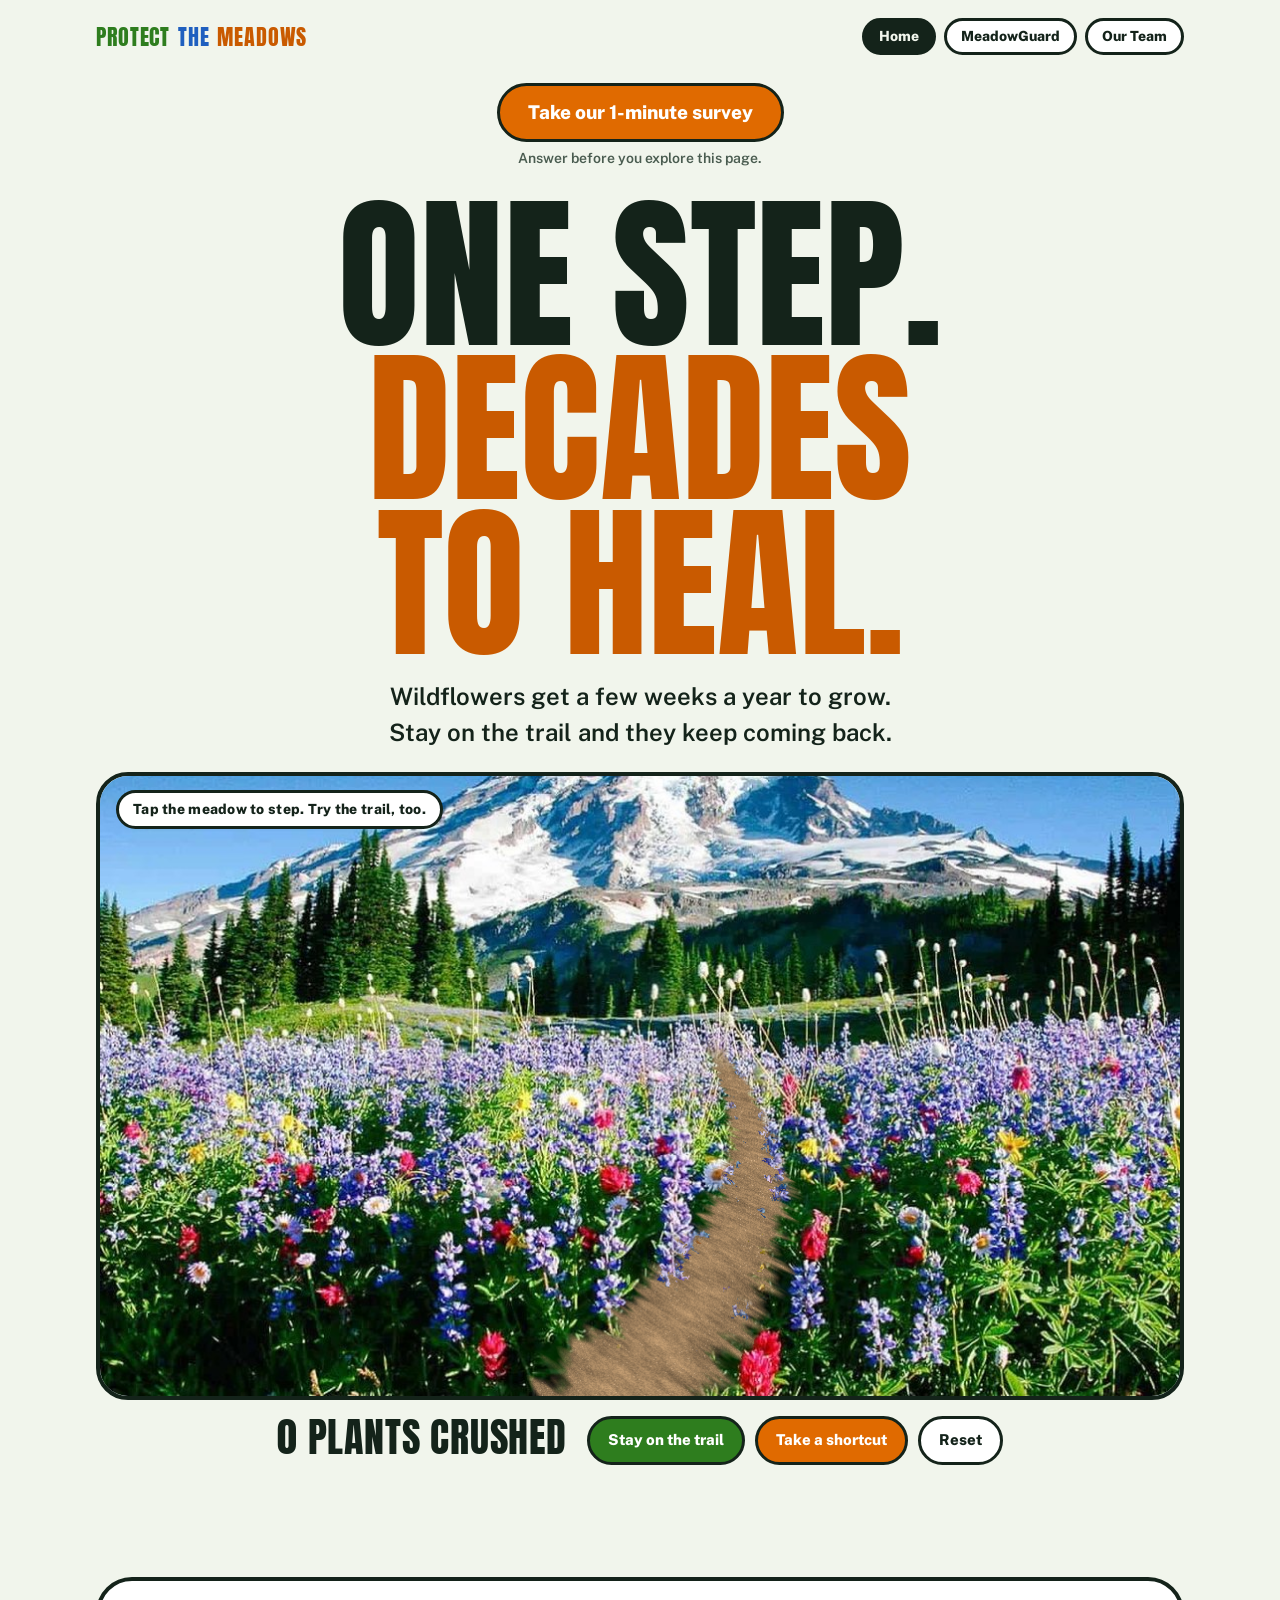
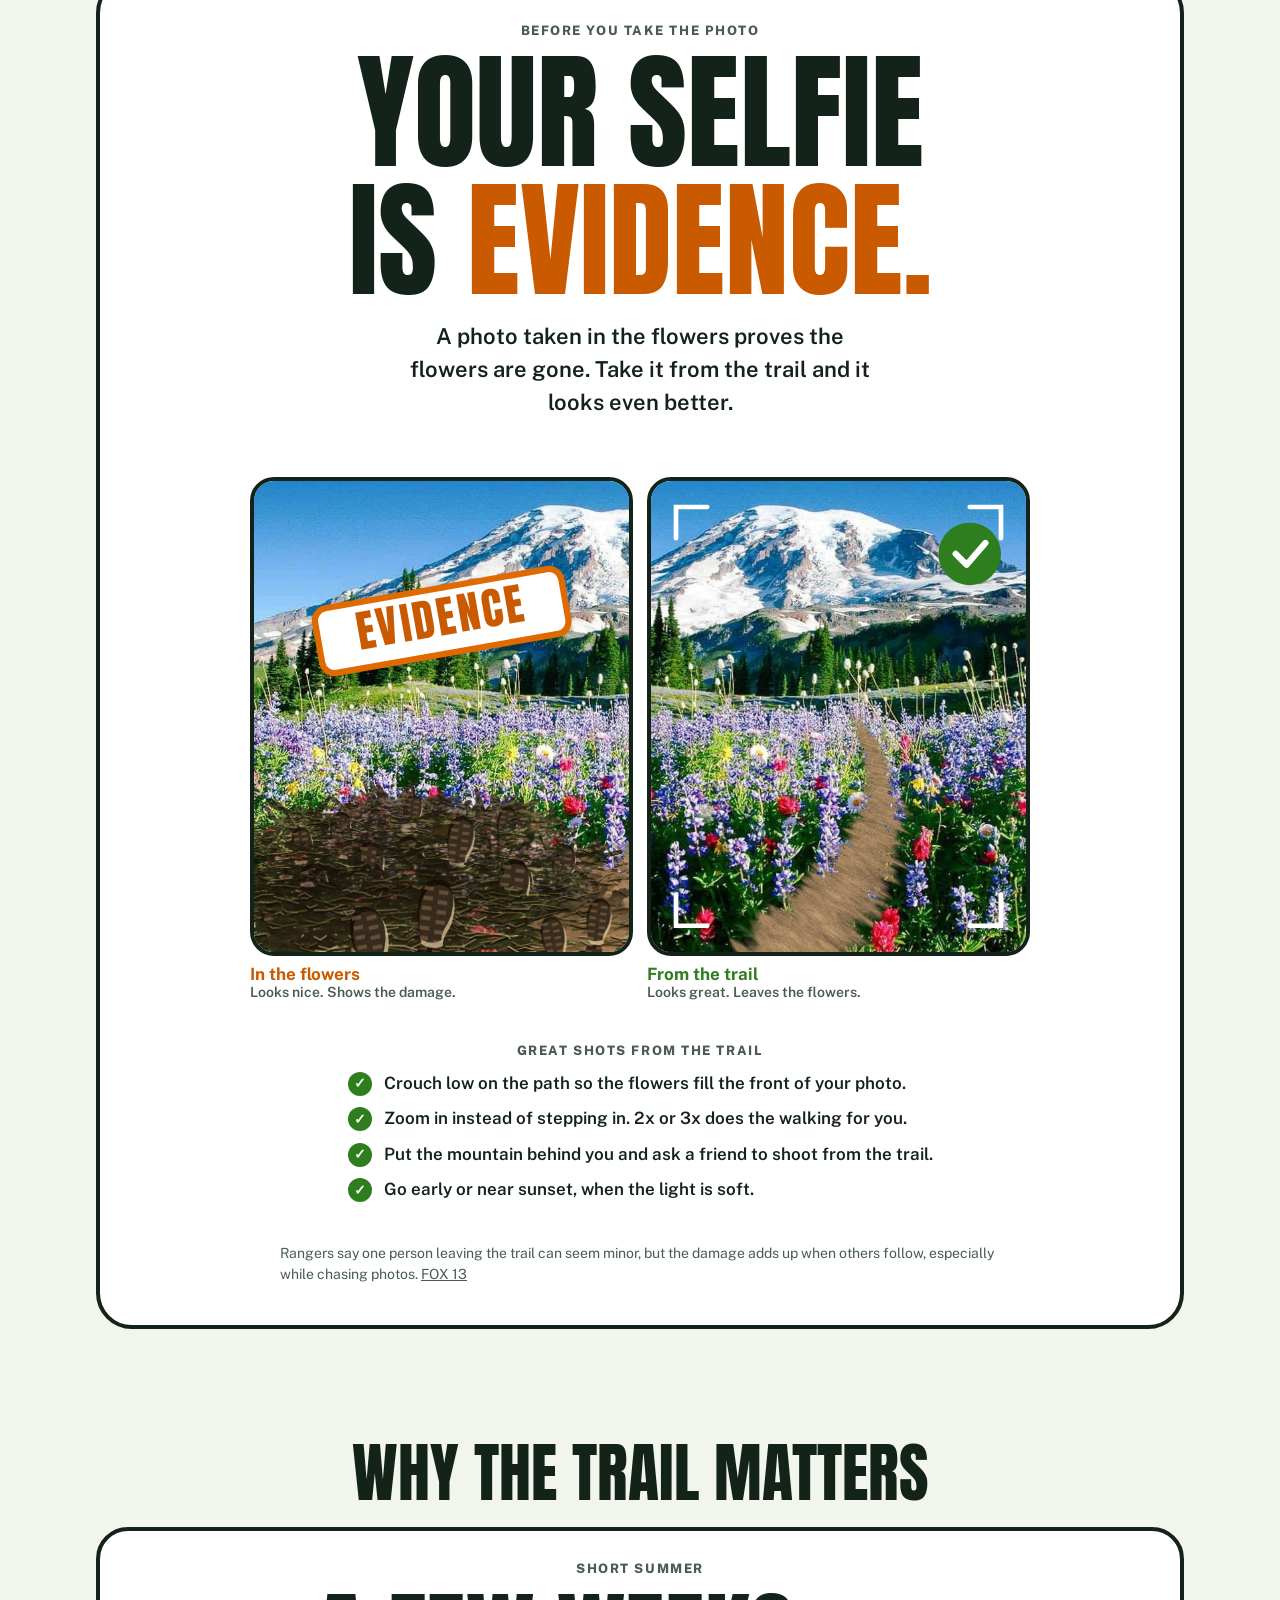
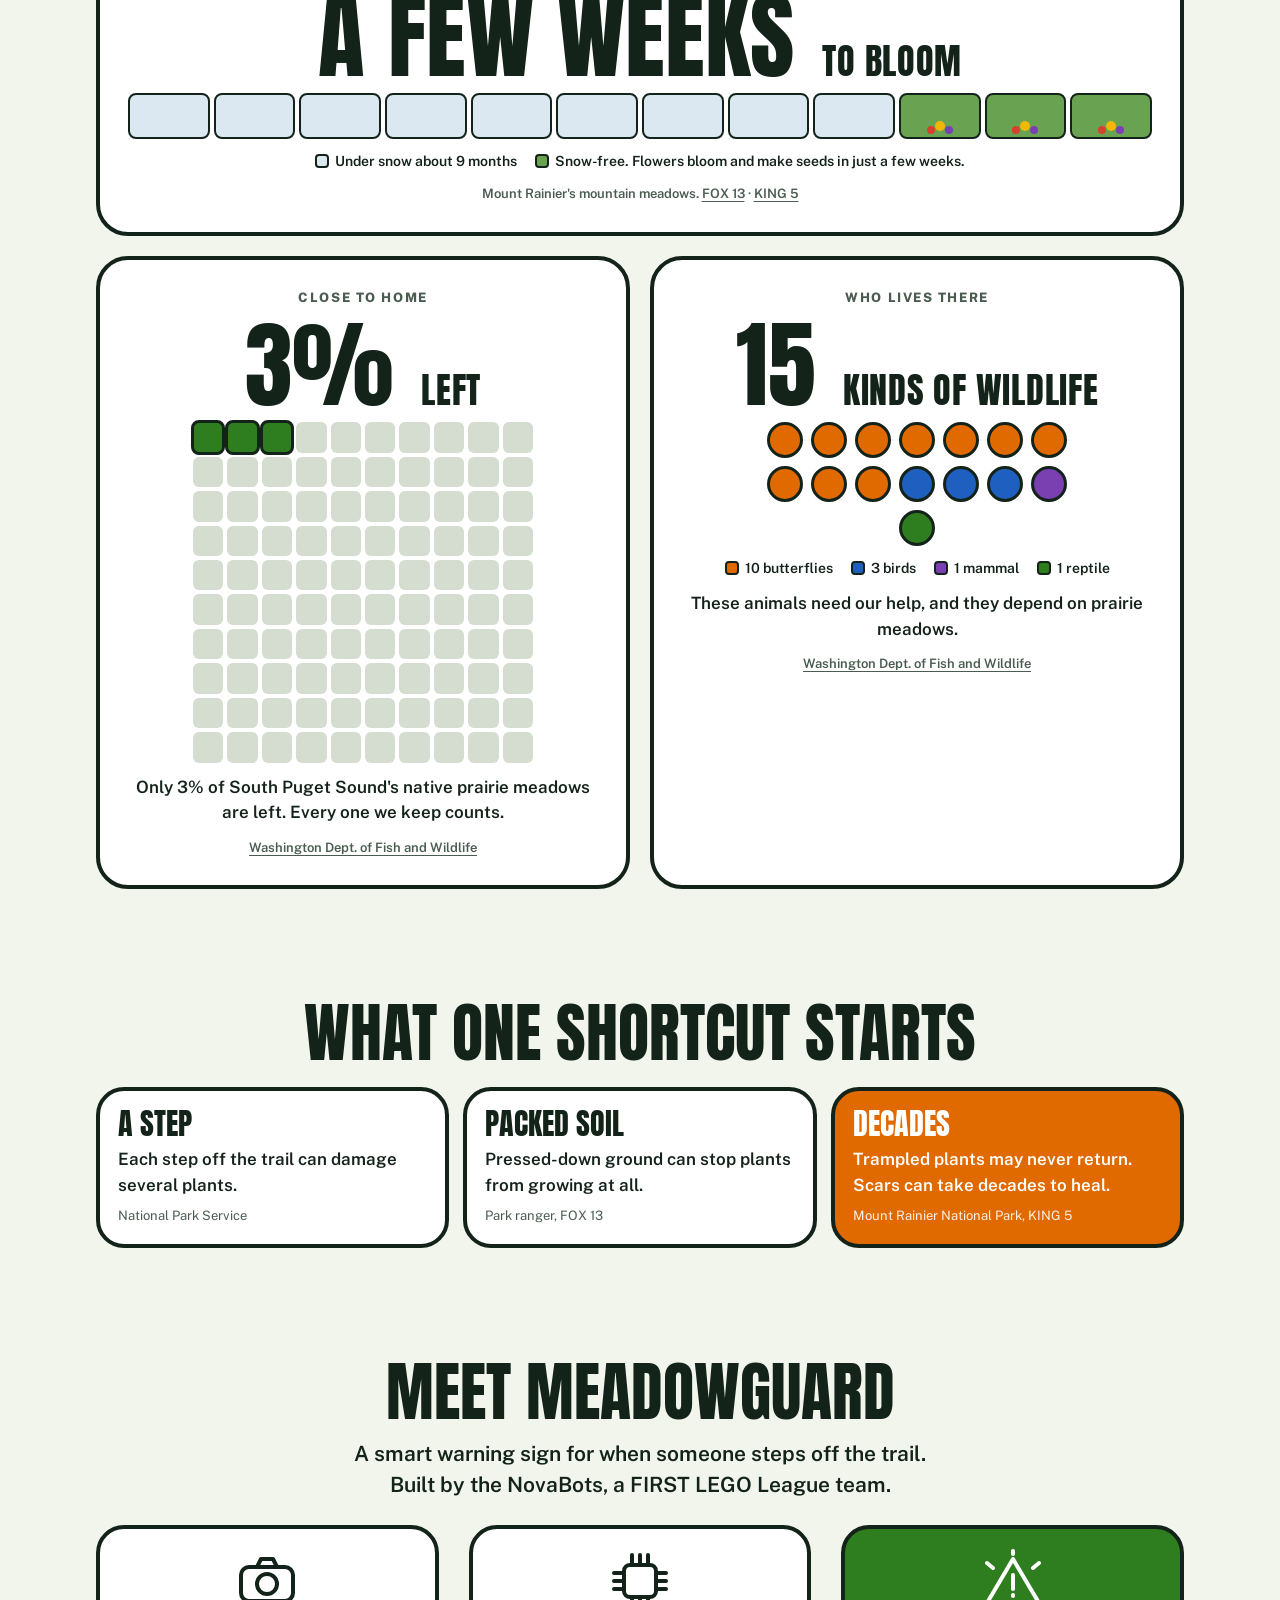
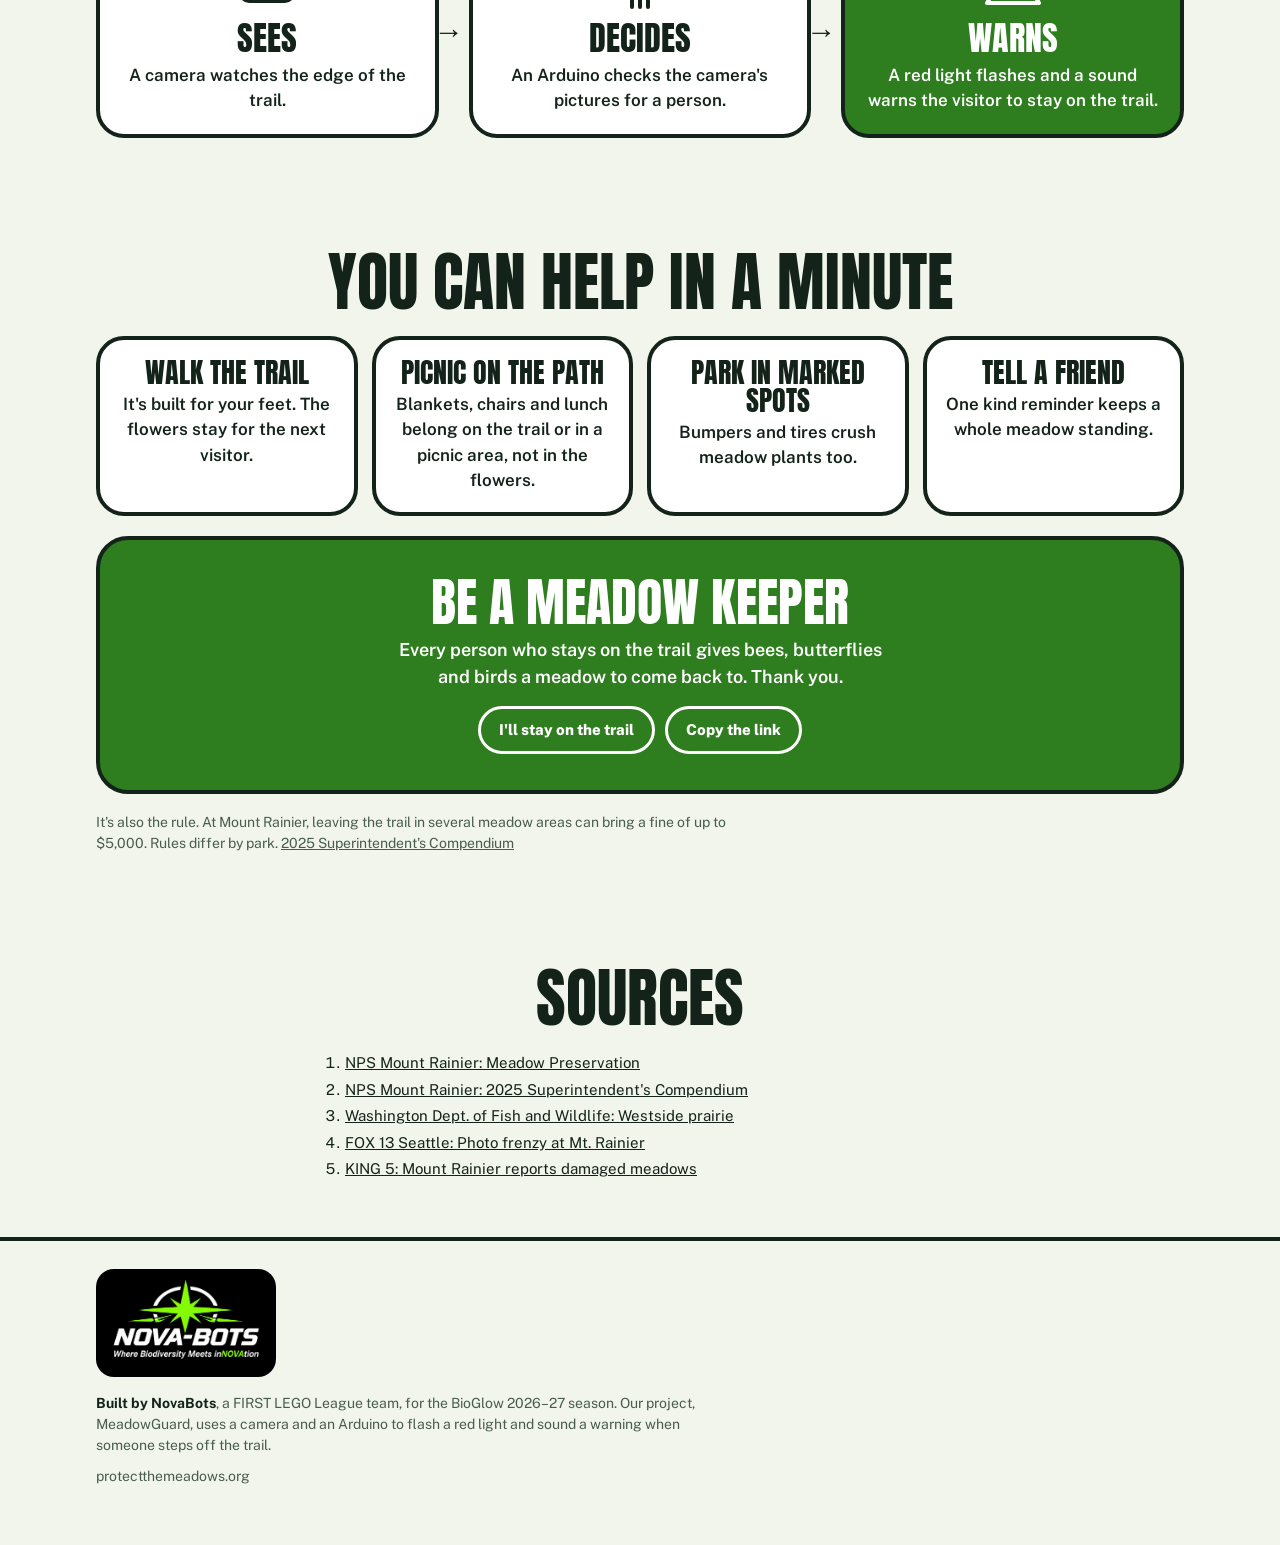
<file: index.html>
<!doctype html>
<html lang="en">
<head>
<meta charset="utf-8">
<meta name="viewport" content="width=device-width, initial-scale=1, viewport-fit=cover">
<meta name="description" content="Wildflowers get a few weeks a year to grow. Stay on the trail and they keep coming back. A project by NovaBots, a FIRST LEGO League team.">
<meta property="og:title" content="Protect The Meadows">
<meta property="og:description" content="One step. Decades to heal. Stay on the trail and take your photos from it.">
<meta property="og:type" content="website">
<title>Protect The Meadows</title>
<link rel="icon" href="images/favicon.svg" type="image/svg+xml">
<link rel="preconnect" href="https://fonts.googleapis.com">
<link rel="preconnect" href="https://fonts.gstatic.com" crossorigin>
<link href="https://fonts.googleapis.com/css2?family=Anton&family=Public+Sans:wght@400;600;800&display=swap" rel="stylesheet">
<link rel="stylesheet" href="css/style.css">
<link rel="stylesheet" href="css/landing.css?v=6">
<script src="js/site.js" defer></script>
<script src="js/landing.js?v=6" defer></script>
<script src="js/photo-meadow.js?v=6" defer></script>
<script src="js/survey-config.js?v=2" defer></script>
<script src="js/keepers.js?v=2" defer></script>
</head>
<body>
<div id="site-header"></div>

<main>
<section class="wrap" style="padding-top:8px">
  <div class="survey-cta">
    <a class="btn warn" href="survey.html">Take our 1-minute survey</a>
    <p>Answer before you explore this page.</p>
  </div>
  <h1 class="hero-xl"><span>One step.</span><span class="c-orange">Decades to heal.</span></h1>
  <p class="lede">Wildflowers get a few weeks a year to grow. Stay on the trail and they keep coming back.</p>

  <div class="scene">
    <canvas id="meadow" role="img" aria-label="A photo of a wildflower meadow below Mount Rainier with a dirt trail through it. Tapping off the trail flattens the flowers."></canvas>
    <div class="hint" id="hint">Tap the meadow to step. Try the trail, too.</div>
    <div class="fallback" id="meadow-fallback">Loading the meadow. If this message stays, refresh the page.</div>
  </div>
  <div class="bar">
    <div class="status" id="status" aria-live="polite"><span id="n">0</span> plants crushed<small id="msg"></small></div>
    <div class="btns">
      <button class="good" id="ontrail" type="button">Stay on the trail</button>
      <button class="warn" id="cut" type="button">Take a shortcut</button>
      <button id="reset" type="button">Reset</button>
    </div>
  </div>
</section>

<section class="wrap" aria-labelledby="photo">
  <div class="photo">
    <div class="phead">
      <div class="eyebrow">Before you take the photo</div>
      <h2 id="photo">Your selfie is <span class="c-orange">evidence.</span></h2>
      <p class="lead">A photo taken in the flowers proves the flowers are gone. Take it from the trail and it looks even better.</p>
    </div>
    <div>
      <p class="tips-h">Great shots from the trail</p>
      <ul class="tips">
        <li>Crouch low on the path so the flowers fill the front of your photo.</li>
        <li>Zoom in instead of stepping in. 2x or 3x does the walking for you.</li>
        <li>Put the mountain behind you and ask a friend to shoot from the trail.</li>
        <li>Go early or near sunset, when the light is soft.</li>
      </ul>
    </div>
    <div class="shots">
      <figure class="shot bad">
        <div class="pane" role="img" aria-label="A photo taken among the Mount Rainier wildflowers: the ground in front is trampled flat and covered in boot prints. A stamp reads Evidence.">
          <canvas id="shot-bad" width="560" height="700"></canvas>
          <svg viewBox="0 0 240 300" aria-hidden="true">
          <g transform="rotate(-10 120 88)"><rect class="s-stamp-bg" x="40" y="68" width="160" height="42" rx="8"/><text class="s-stamp" x="120" y="98" text-anchor="middle">EVIDENCE</text></g>
          </svg>
        </div>
        <figcaption><b>In the flowers</b><span>Looks nice. Shows the damage.</span></figcaption>
      </figure>
      <figure class="shot good">
        <div class="pane" role="img" aria-label="A photo taken from the trail: the wildflowers are untouched and Mount Rainier stands behind. A check mark shows this is the right way.">
          <canvas id="shot-good" width="560" height="700"></canvas>
          <svg viewBox="0 0 240 300" aria-hidden="true">
          <path class="s-frame" d="M16 36 V16 H36 M204 16 H224 V36 M224 264 V284 H204 M36 284 H16 V264"/>
          <circle class="s-goodbg" cx="204" cy="46" r="20"/>
          <path class="s-check" d="M195 46 L202 53 L214 39"/>
          </svg>
        </div>
        <figcaption><b>From the trail</b><span>Looks great. Leaves the flowers.</span></figcaption>
      </figure>
    </div>
    <p class="proof">Rangers say one person leaving the trail can seem minor, but the damage adds up when others follow, especially while chasing photos. <a href="https://www.fox13seattle.com/news/mt-rainier-trails-viral-post" target="_blank" rel="noopener">FOX 13</a></p>
  </div>
  
</section>

<section class="wrap" aria-labelledby="why">
  <h2 id="why">Why the trail matters</h2>
  <div class="cards two">

    <article class="card wide">
      <div class="eyebrow">Short summer</div>
      <div class="big">A few weeks <small>to bloom</small></div>
      <div class="year" role="img" aria-label="A year in twelve boxes. Nine are snow-covered. Three are snow-free.">
        <i></i><i></i><i></i><i></i><i></i><i></i><i></i><i></i><i></i><i class="go"></i><i class="go"></i><i class="go"></i>
      </div>
      <div class="legend"><span><b style="background:var(--snowcell)"></b>Under snow about 9 months</span><span><b style="background:var(--meadow)"></b>Snow-free. Flowers bloom and make seeds in just a few weeks.</span></div>
      <p class="src">Mount Rainier's mountain meadows. <a href="https://www.fox13seattle.com/news/mt-rainier-trails-viral-post" target="_blank" rel="noopener">FOX 13</a> · <a href="https://king5.com/article/news/local/mount-rainier-national-park-reports-damaged-meadows-perseid-meteor-viewers/281-2f2ec6df-8293-4f9f-9963-8d230f55584f" target="_blank" rel="noopener">KING 5</a></p>
    </article>

    <article class="card">
      <div class="eyebrow">Close to home</div>
      <div class="big">3% <small>left</small></div>
      <div class="hund" id="hund" role="img" aria-label="One hundred squares. Three are green."></div>
      <p class="cap">Only 3% of South Puget Sound's native prairie meadows are left. Every one we keep counts.</p>
      <p class="src"><a href="https://wdfw.wa.gov/species-habitats/ecosystems/westside-prairie" target="_blank" rel="noopener">Washington Dept. of Fish and Wildlife</a></p>
    </article>

    <article class="card">
      <div class="eyebrow">Who lives there</div>
      <div class="big">15 <small>kinds of wildlife</small></div>
      <div class="dots" id="dots" role="img" aria-label="Fifteen dots: ten butterflies, three birds, one mammal, one reptile."></div>
      <div class="legend"><span><b style="background:var(--orange-bg)"></b>10 butterflies</span><span><b style="background:var(--blue)"></b>3 birds</span><span><b style="background:var(--fl-purple)"></b>1 mammal</span><span><b style="background:var(--green)"></b>1 reptile</span></div>
      <p class="cap">These animals need our help, and they depend on prairie meadows.</p>
      <p class="src"><a href="https://wdfw.wa.gov/species-habitats/ecosystems/westside-prairie" target="_blank" rel="noopener">Washington Dept. of Fish and Wildlife</a></p>
    </article>
  </div>
</section>

<section class="wrap" aria-labelledby="chain">
  <h2 id="chain">What one shortcut starts</h2>
  <div class="chain">
    <div class="link"><h3>A step</h3><p>Each step off the trail can damage several plants.</p><span class="tag">National Park Service</span></div>
    <div class="link"><h3>Packed soil</h3><p>Pressed-down ground can stop plants from growing at all.</p><span class="tag">Park ranger, FOX 13</span></div>
    <div class="link end"><h3>Decades</h3><p>Trampled plants may never return. Scars can take decades to heal.</p><span class="tag">Mount Rainier National Park, KING 5</span></div>
  </div>
</section>

<section class="wrap" aria-labelledby="mg">
  <h2 id="mg">Meet MeadowGuard</h2>
  <p class="sub">A smart warning sign for when someone steps off the trail. Built by the NovaBots, a FIRST LEGO League team.</p>
  <div class="steps">
    <div class="step"><svg viewBox="0 0 64 64" aria-hidden="true"><rect x="6" y="18" width="52" height="34" rx="8"/><circle cx="32" cy="35" r="10"/><path d="M22 18 L26 10 H38 L42 18"/></svg><h3>Sees</h3><p>A camera watches the edge of the trail.</p></div>
    <div class="step"><svg viewBox="0 0 64 64" aria-hidden="true"><rect x="16" y="16" width="32" height="32" rx="6"/><path d="M24 6V16M32 6V16M40 6V16M24 48V58M32 48V58M40 48V58M6 24H16M6 32H16M6 40H16M48 24H58M48 32H58M48 40H58"/></svg><h3>Decides</h3><p>An Arduino checks the camera's pictures for a person.</p></div>
    <div class="step go"><svg viewBox="0 0 64 64" aria-hidden="true"><path d="M32 10 L58 54 H6 Z"/><path d="M32 26 V40"/><path d="M32 46 V47"/><path d="M6 14 L12 19 M58 14 L52 19 M32 2 V5"/></svg><h3>Warns</h3><p>A red light flashes and a sound warns the visitor to stay on the trail.</p></div>
  </div>
</section>

<section class="wrap" aria-labelledby="help">
  <h2 id="help">You can help in a minute</h2>
  <div class="tiles">
    <div><b>Walk the trail</b><span>It's built for your feet. The flowers stay for the next visitor.</span></div>
    <div><b>Picnic on the path</b><span>Blankets, chairs and lunch belong on the trail or in a picnic area, not in the flowers.</span></div>
    <div><b>Park in marked spots</b><span>Bumpers and tires crush meadow plants too.</span></div>
    <div><b>Tell a friend</b><span>One kind reminder keeps a whole meadow standing.</span></div>
  </div>
  <div class="callout green">
    <div>
      <h3 id="thx-h">Be a meadow keeper</h3>
      <p id="thx-p">Every person who stays on the trail gives bees, butterflies and birds a meadow to come back to. Thank you.</p>
      <p class="keepers" id="keepers" aria-live="polite" hidden></p>
    </div>
    <div class="btns">
      <button id="pledge" type="button" aria-pressed="false">I'll stay on the trail</button>
      <button id="share" type="button">Copy the link</button>
    </div>
  </div>
  <p class="rule">It's also the rule. At Mount Rainier, leaving the trail in several meadow areas can bring a fine of up to $5,000. Rules differ by park. <a href="https://www.nps.gov/mora/learn/management/upload/MORA-2025-Superintendent-s-Compendium_508_v3_signed.pdf" target="_blank" rel="noopener">2025 Superintendent's Compendium</a></p>
</section>

<section class="wrap sources">
  <h2>Sources</h2>
  <ol>
      <li><a href="https://www.nps.gov/mora/planyourvisit/meadow-preservation.htm" target="_blank" rel="noopener">NPS Mount Rainier: Meadow Preservation</a></li>
      <li><a href="https://www.nps.gov/mora/learn/management/upload/MORA-2025-Superintendent-s-Compendium_508_v3_signed.pdf" target="_blank" rel="noopener">NPS Mount Rainier: 2025 Superintendent's Compendium</a></li>
      <li><a href="https://wdfw.wa.gov/species-habitats/ecosystems/westside-prairie" target="_blank" rel="noopener">Washington Dept. of Fish and Wildlife: Westside prairie</a></li>
      <li><a href="https://www.fox13seattle.com/news/mt-rainier-trails-viral-post" target="_blank" rel="noopener">FOX 13 Seattle: Photo frenzy at Mt. Rainier</a></li>
      <li><a href="https://king5.com/article/news/local/mount-rainier-national-park-reports-damaged-meadows-perseid-meteor-viewers/281-2f2ec6df-8293-4f9f-9963-8d230f55584f" target="_blank" rel="noopener">KING 5: Mount Rainier reports damaged meadows</a></li>
    </ol>
</section>
</main>

<div id="site-footer"></div>
</body>
</html>
</file>
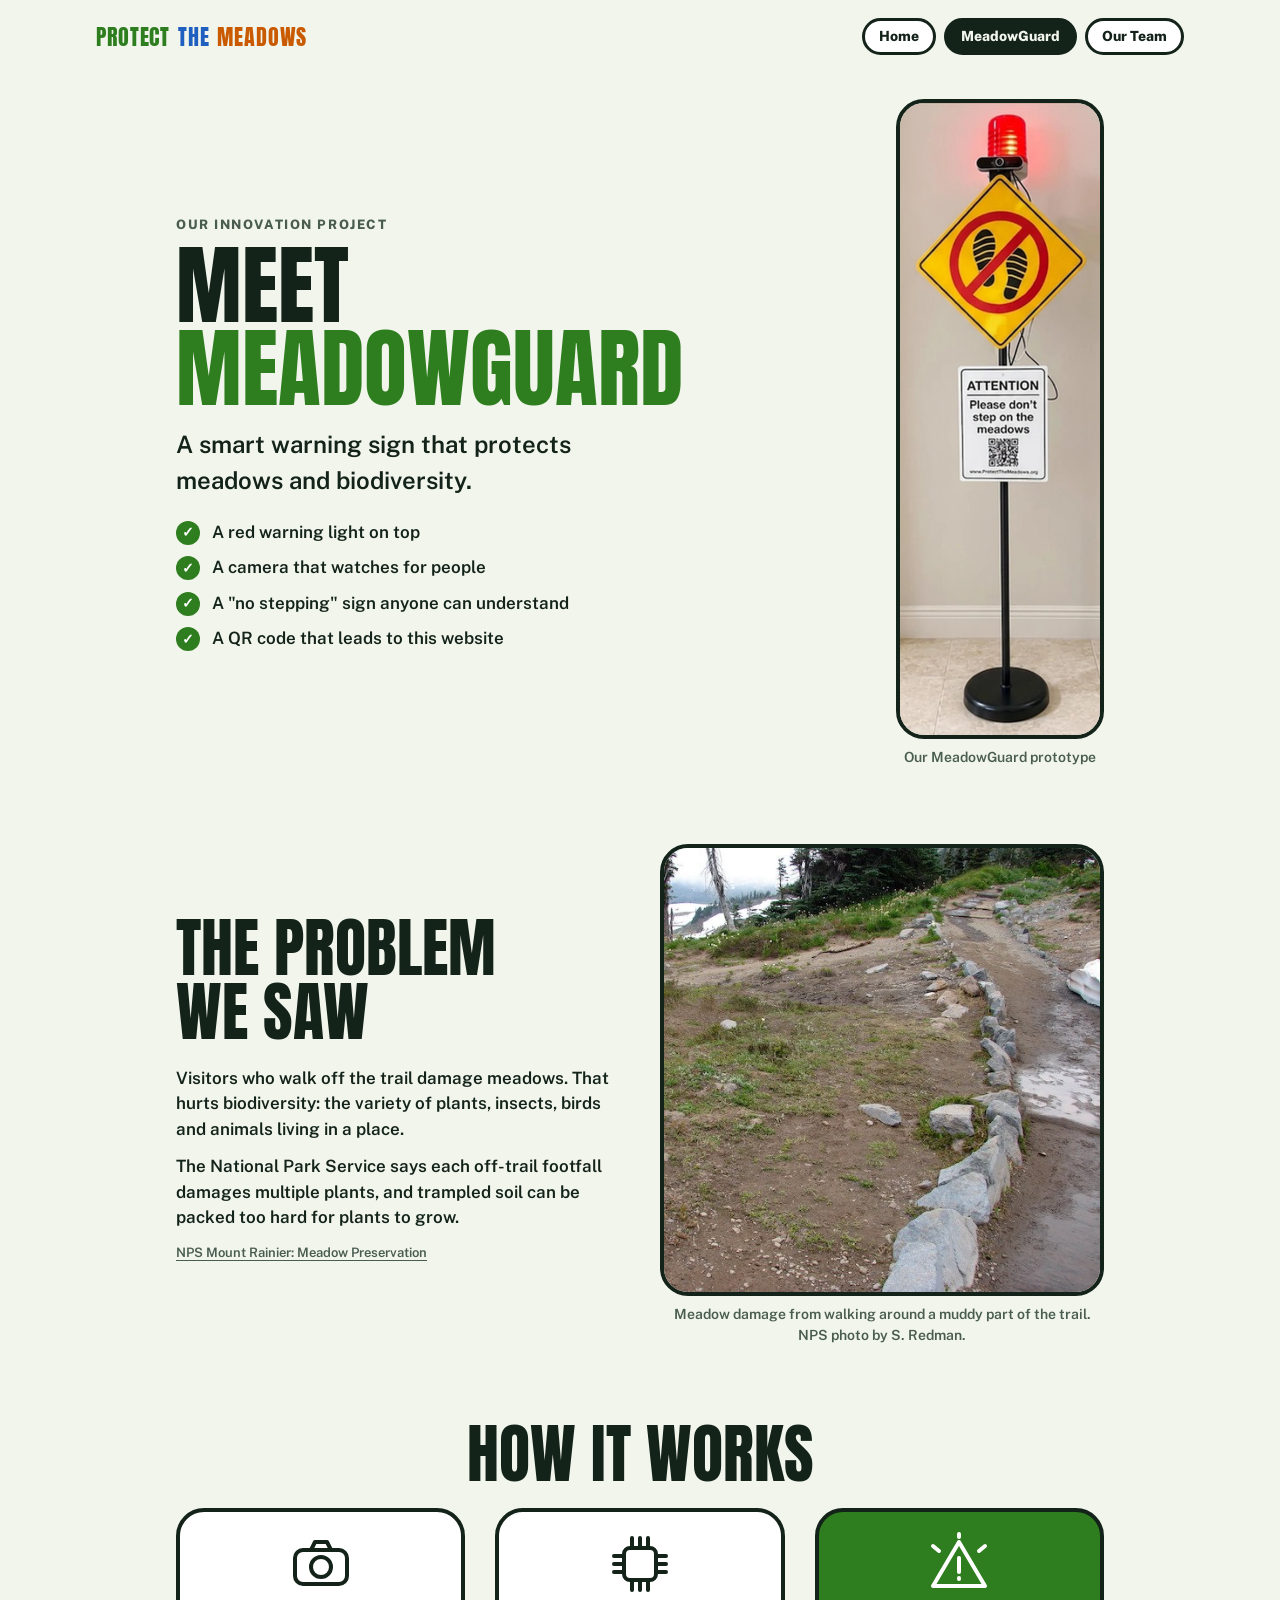
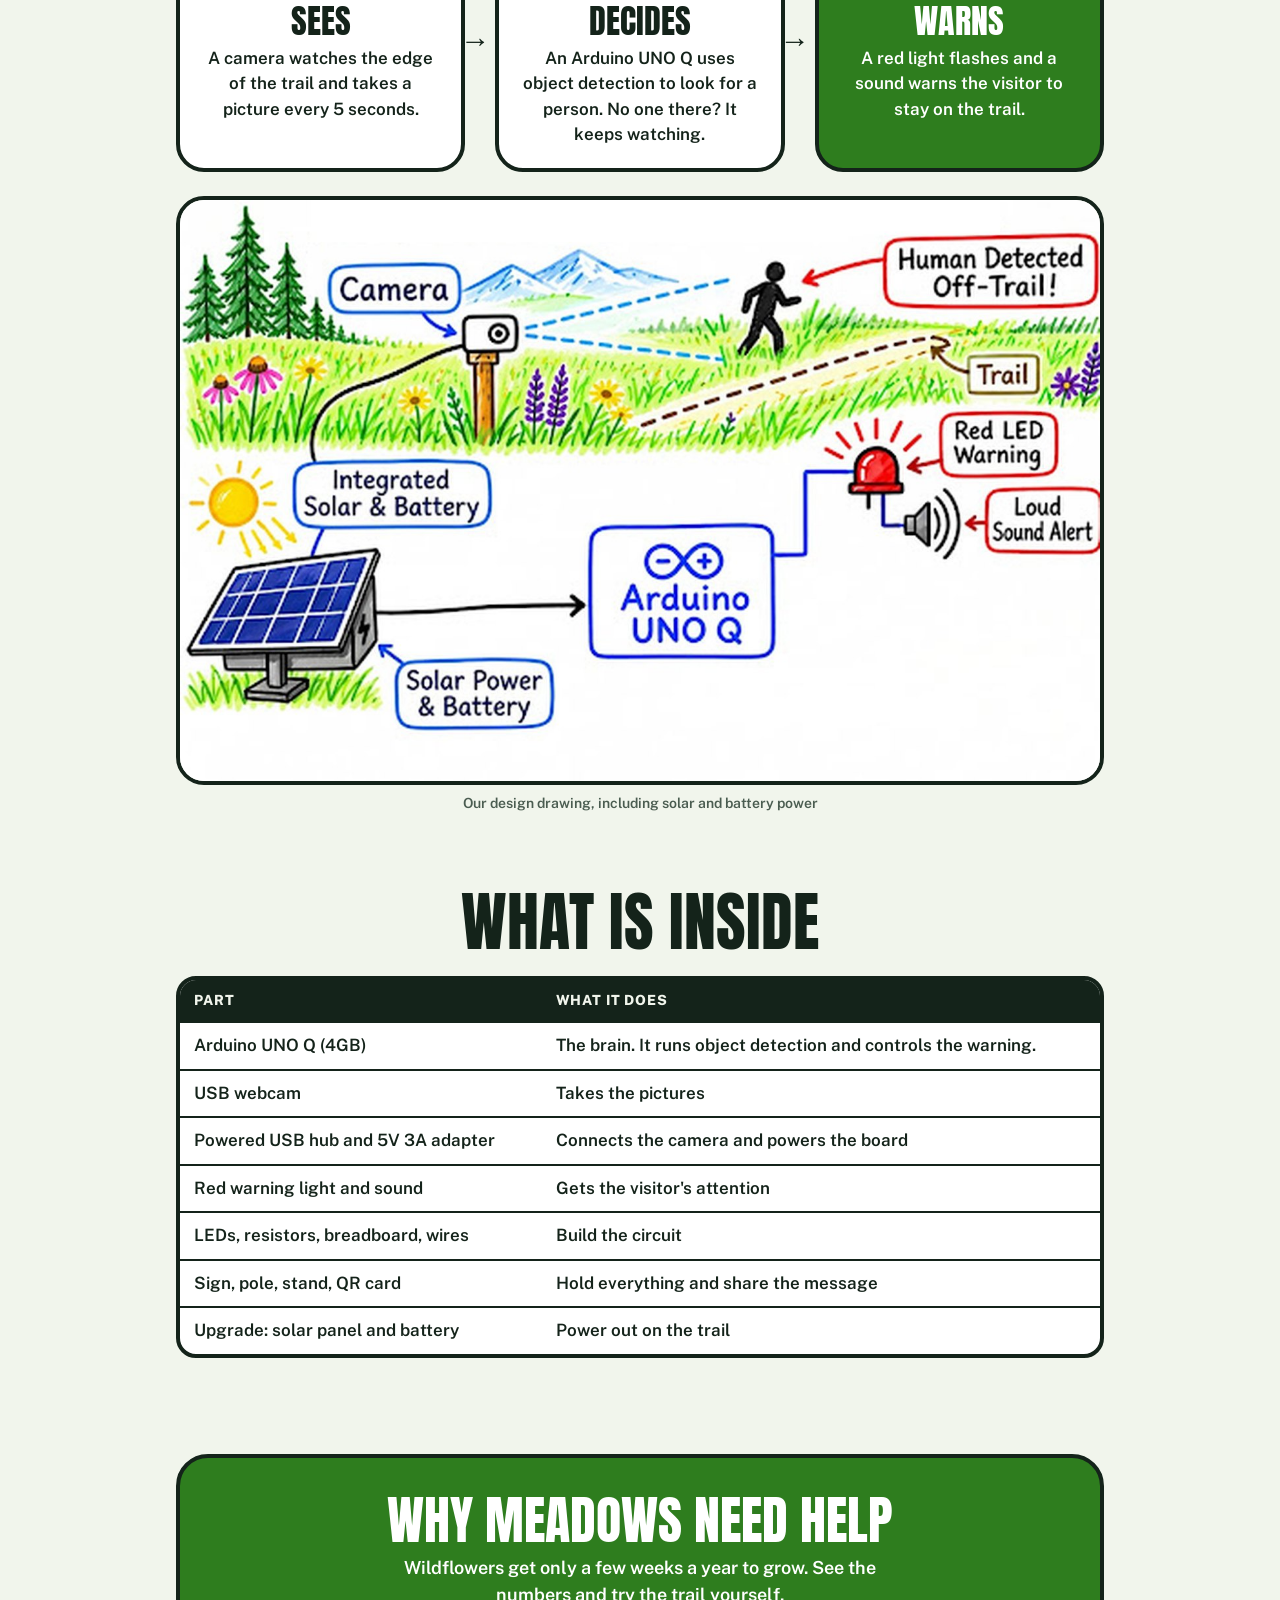
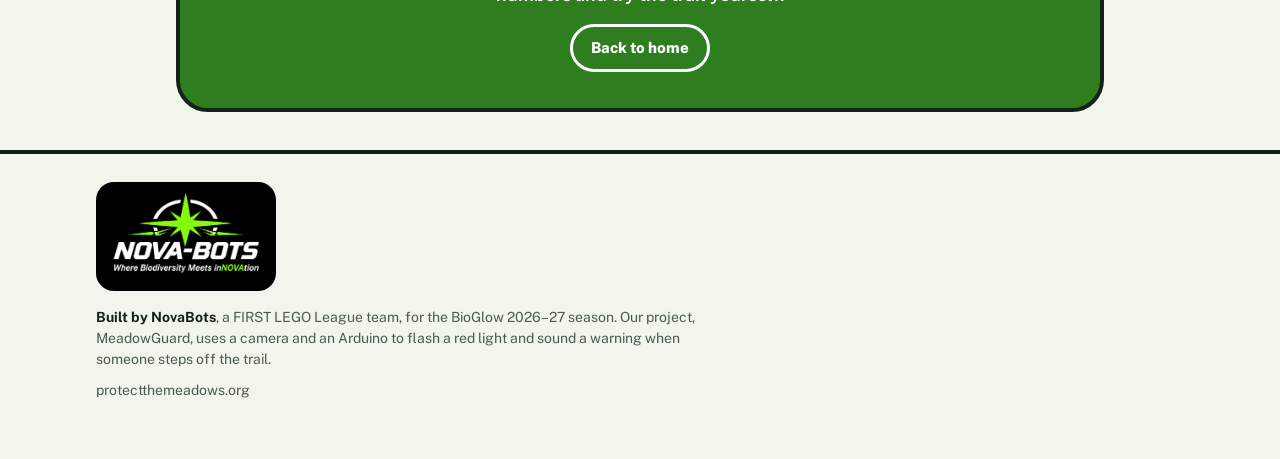
<file: meadowguard.html>
<!doctype html>
<html lang="en">
<head>
<meta charset="utf-8">
<meta name="viewport" content="width=device-width, initial-scale=1, viewport-fit=cover">
<meta name="description" content="How MeadowGuard works: a camera, an Arduino, a red warning light and a sound.">
<title>MeadowGuard | Protect The Meadows</title>
<link rel="icon" href="images/favicon.svg" type="image/svg+xml">
<link rel="preconnect" href="https://fonts.googleapis.com">
<link rel="preconnect" href="https://fonts.gstatic.com" crossorigin>
<link href="https://fonts.googleapis.com/css2?family=Anton&family=Public+Sans:wght@400;600;800&display=swap" rel="stylesheet">
<link rel="stylesheet" href="css/style.css">
<script src="js/site.js" defer></script>
</head>
<body>
<div id="site-header"></div>

<main class="mg">
<section class="wrap mid mg-hero">
  <div class="text">
    <div class="eyebrow">Our innovation project</div>
    <h1>Meet <span class="c-green">MeadowGuard</span></h1>
    <p class="lede">A smart warning sign that protects meadows and biodiversity.</p>
    <ul class="checklist">
        <li>A red warning light on top</li>
        <li>A camera that watches for people</li>
        <li>A "no stepping" sign anyone can understand</li>
        <li>A QR code that leads to this website</li>
      </ul>
  </div>
  <figure class="pic tall">
      <img src="images/mg-prototype.jpg" alt="The MeadowGuard prototype: a pole with a glowing red light, a camera, a yellow no-footsteps sign and a white QR code sign">
      <figcaption>Our MeadowGuard prototype</figcaption>
    </figure>
</section>

<section class="wrap mid">
  <div class="two-col">
    <div class="text">
      <h2>The problem we saw</h2>
      <p>Visitors who walk off the trail damage meadows. That hurts biodiversity: the variety of plants, insects, birds and animals living in a place.</p>
      <p>The National Park Service says each off-trail footfall damages multiple plants, and trampled soil can be packed too hard for plants to grow.</p>
      <p class="src"><a href="https://www.nps.gov/mora/planyourvisit/meadow-preservation.htm" target="_blank" rel="noopener">NPS Mount Rainier: Meadow Preservation</a></p>
    </div>
    <figure class="pic">
      <img src="images/nps-meadow-damage.jpg" alt="A wide patch of bare, trampled ground beside a rock-lined trail at Mount Rainier" loading="lazy">
      <figcaption>Meadow damage from walking around a muddy part of the trail. NPS photo by S. Redman.</figcaption>
    </figure>
  </div>
</section>

<section class="wrap mid">
  <h2>How it works</h2>
  <div class="steps">
    <div class="step"><svg viewBox="0 0 64 64" aria-hidden="true"><rect x="6" y="18" width="52" height="34" rx="8"/><circle cx="32" cy="35" r="10"/><path d="M22 18 L26 10 H38 L42 18"/></svg><h3>Sees</h3><p>A camera watches the edge of the trail and takes a picture every 5 seconds.</p></div>
    <div class="step"><svg viewBox="0 0 64 64" aria-hidden="true"><rect x="16" y="16" width="32" height="32" rx="6"/><path d="M24 6V16M32 6V16M40 6V16M24 48V58M32 48V58M40 48V58M6 24H16M6 32H16M6 40H16M48 24H58M48 32H58M48 40H58"/></svg><h3>Decides</h3><p>An Arduino UNO Q uses object detection to look for a person. No one there? It keeps watching.</p></div>
    <div class="step go"><svg viewBox="0 0 64 64" aria-hidden="true"><path d="M32 10 L58 54 H6 Z"/><path d="M32 26 V40"/><path d="M32 46 V47"/><path d="M6 14 L12 19 M58 14 L52 19 M32 2 V5"/></svg><h3>Warns</h3><p>A red light flashes and a sound warns the visitor to stay on the trail.</p></div>
  </div>
  <figure class="pic gap">
      <img src="images/mg-concept.jpg" alt="Drawing of MeadowGuard: a camera spots a person off the trail, and an Arduino UNO Q with solar and battery power sets off a red light and a loud sound" loading="lazy">
      <figcaption>Our design drawing, including solar and battery power</figcaption>
    </figure>
</section>

<section class="wrap mid">
  <h2>What is inside</h2>
  <div class="table-wrap">
    <table>
      <thead><tr><th>Part</th><th>What it does</th></tr></thead>
      <tbody>
        <tr><td>Arduino UNO Q (4GB)</td><td>The brain. It runs object detection and controls the warning.</td></tr>
        <tr><td>USB webcam</td><td>Takes the pictures</td></tr>
        <tr><td>Powered USB hub and 5V 3A adapter</td><td>Connects the camera and powers the board</td></tr>
        <tr><td>Red warning light and sound</td><td>Gets the visitor's attention</td></tr>
        <tr><td>LEDs, resistors, breadboard, wires</td><td>Build the circuit</td></tr>
        <tr><td>Sign, pole, stand, QR card</td><td>Hold everything and share the message</td></tr>
        <tr><td>Upgrade: solar panel and battery</td><td>Power out on the trail</td></tr>
      </tbody>
    </table>
  </div>
</section>

<section class="wrap mid">
  <div class="callout green">
    <div>
      <h3>Why meadows need help</h3>
      <p>Wildflowers get only a few weeks a year to grow. See the numbers and try the trail yourself.</p>
    </div>
    <div class="btns"><a class="btn" href="index.html">Back to home</a></div>
  </div>
</section>

</main>

<div id="site-footer"></div>
</body>
</html>
</file>
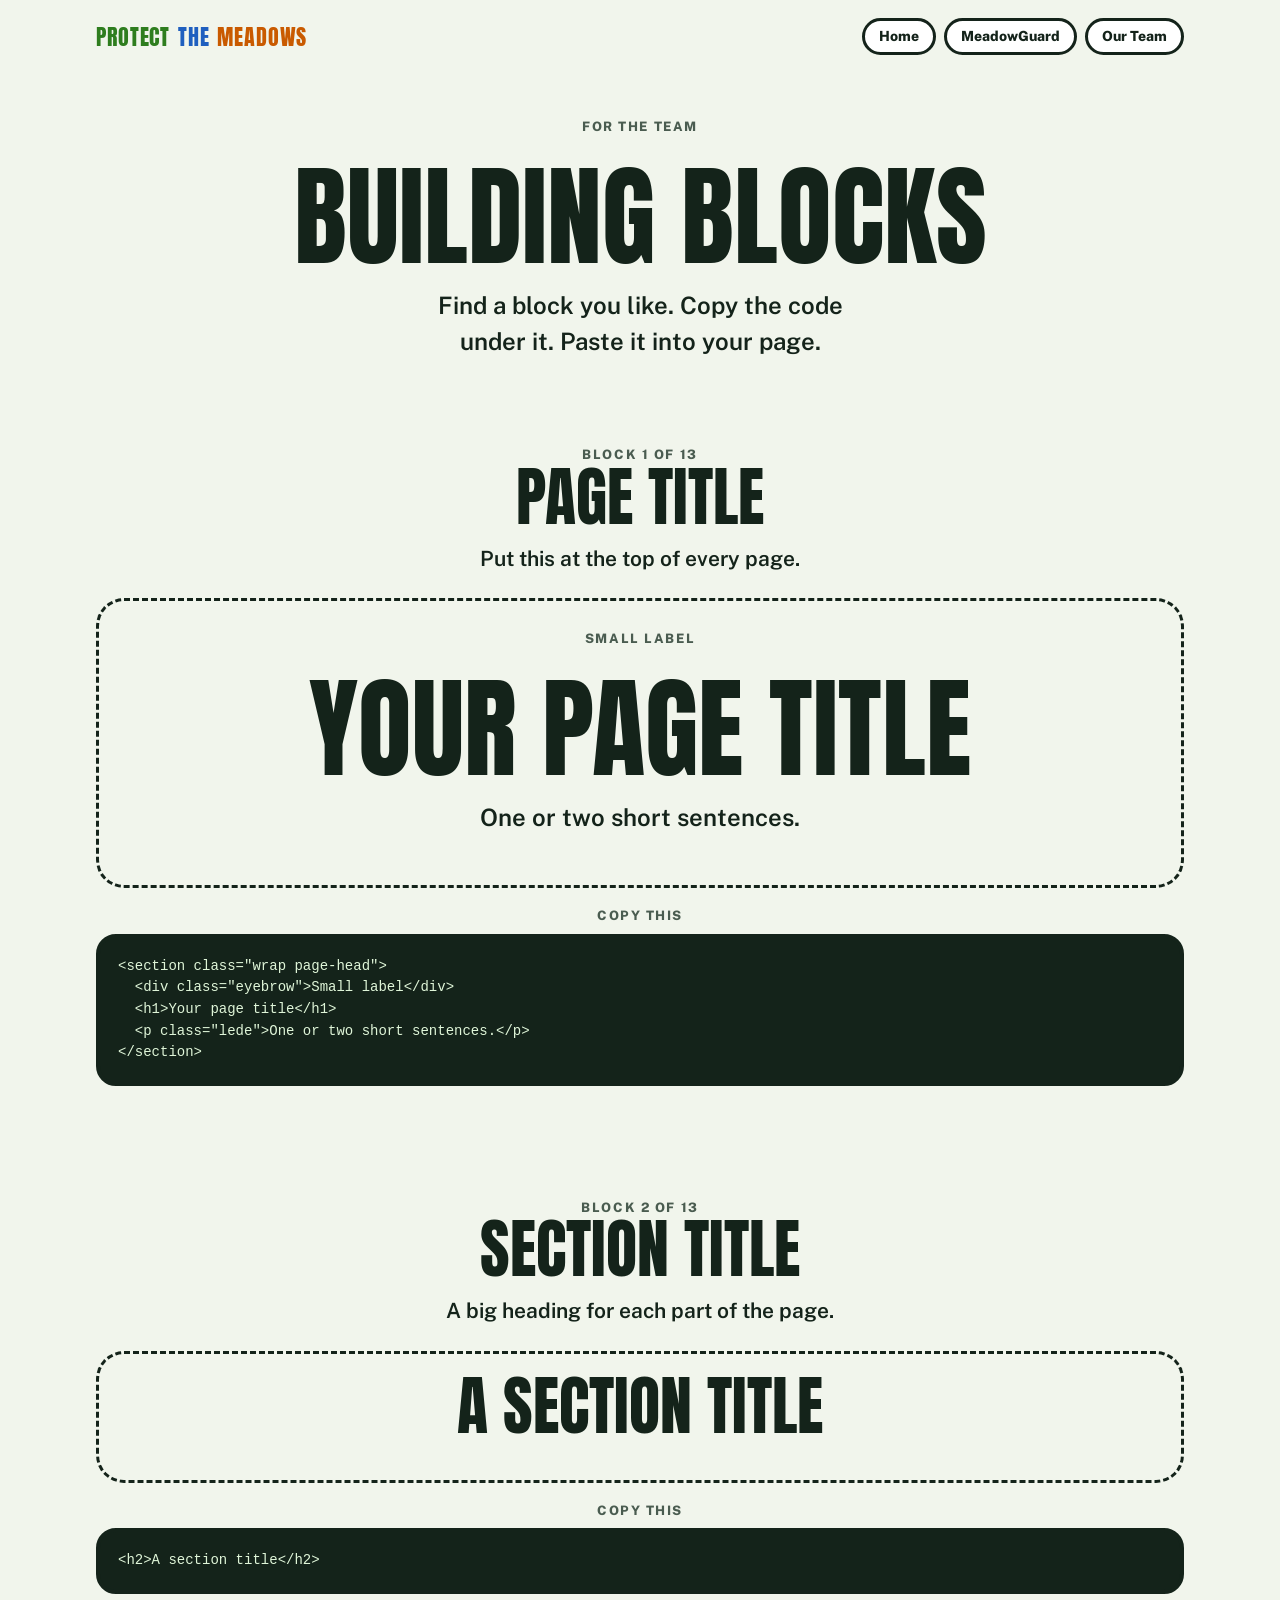
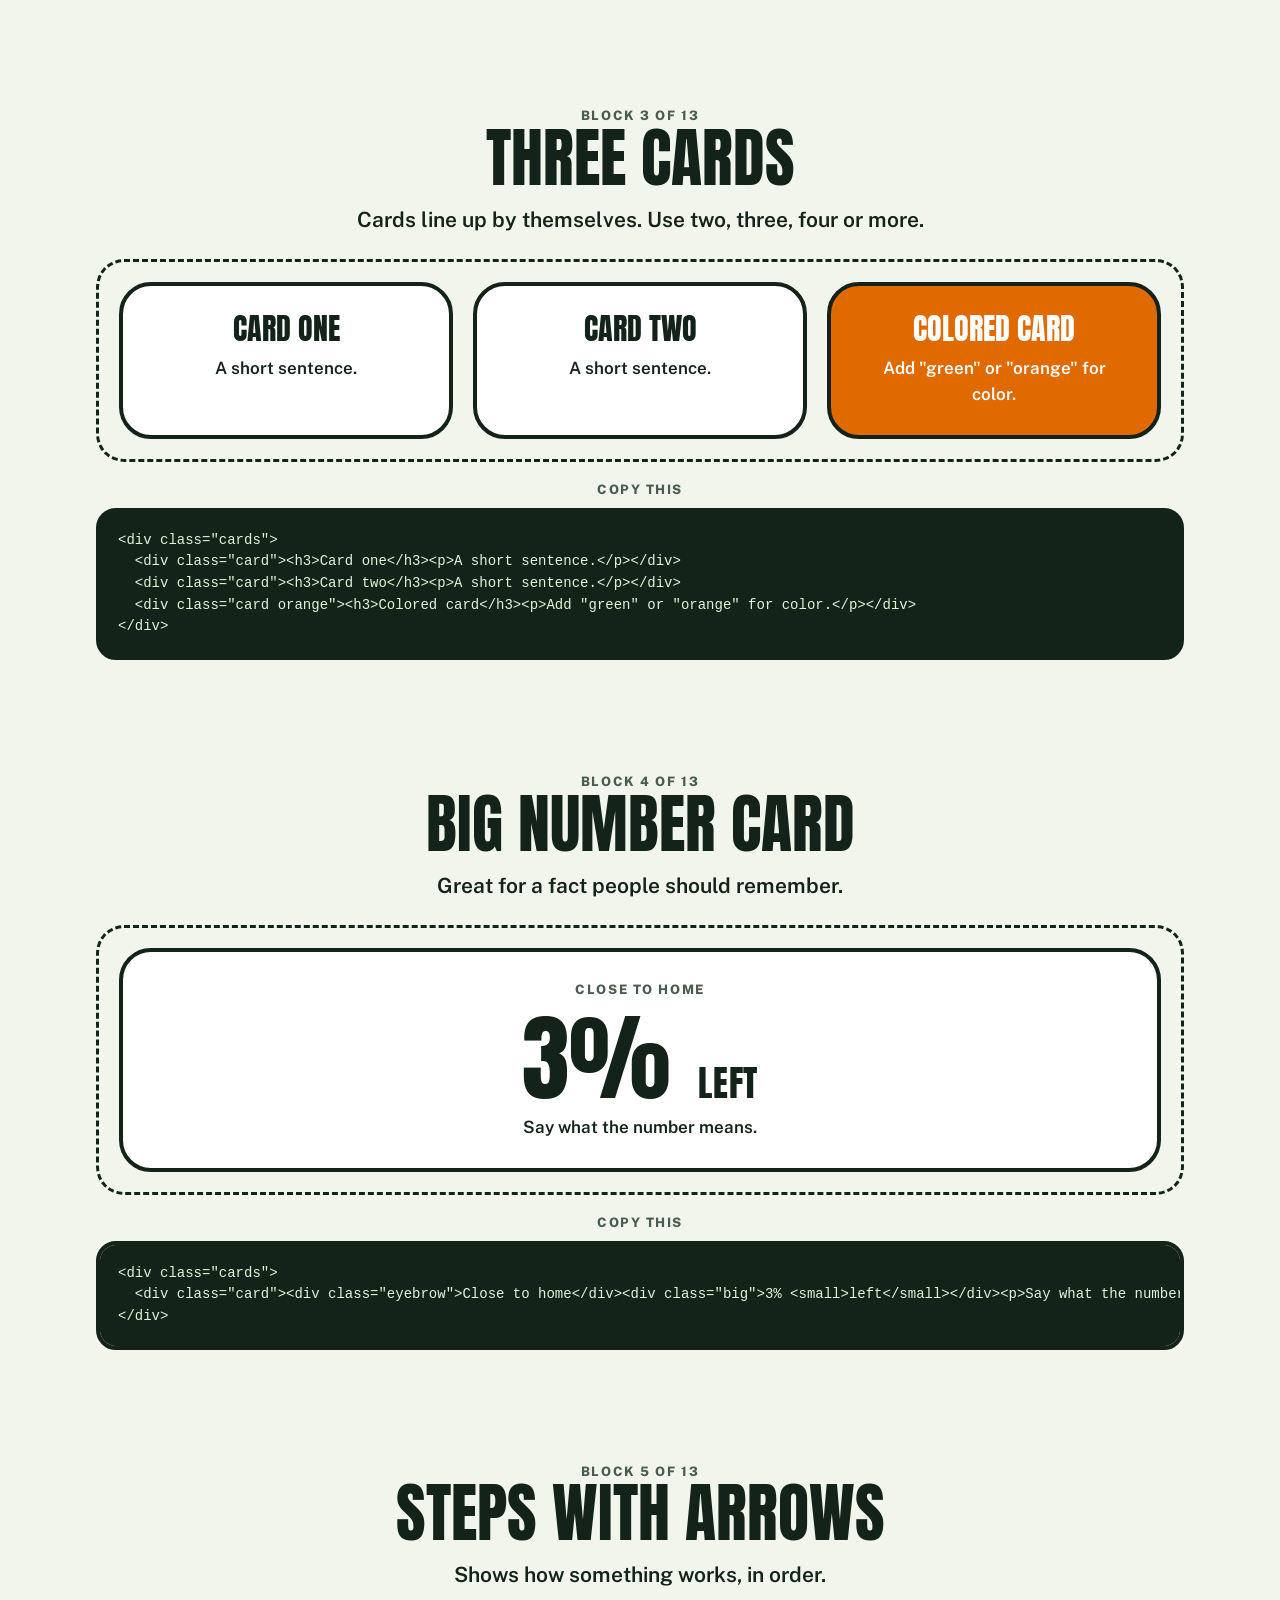
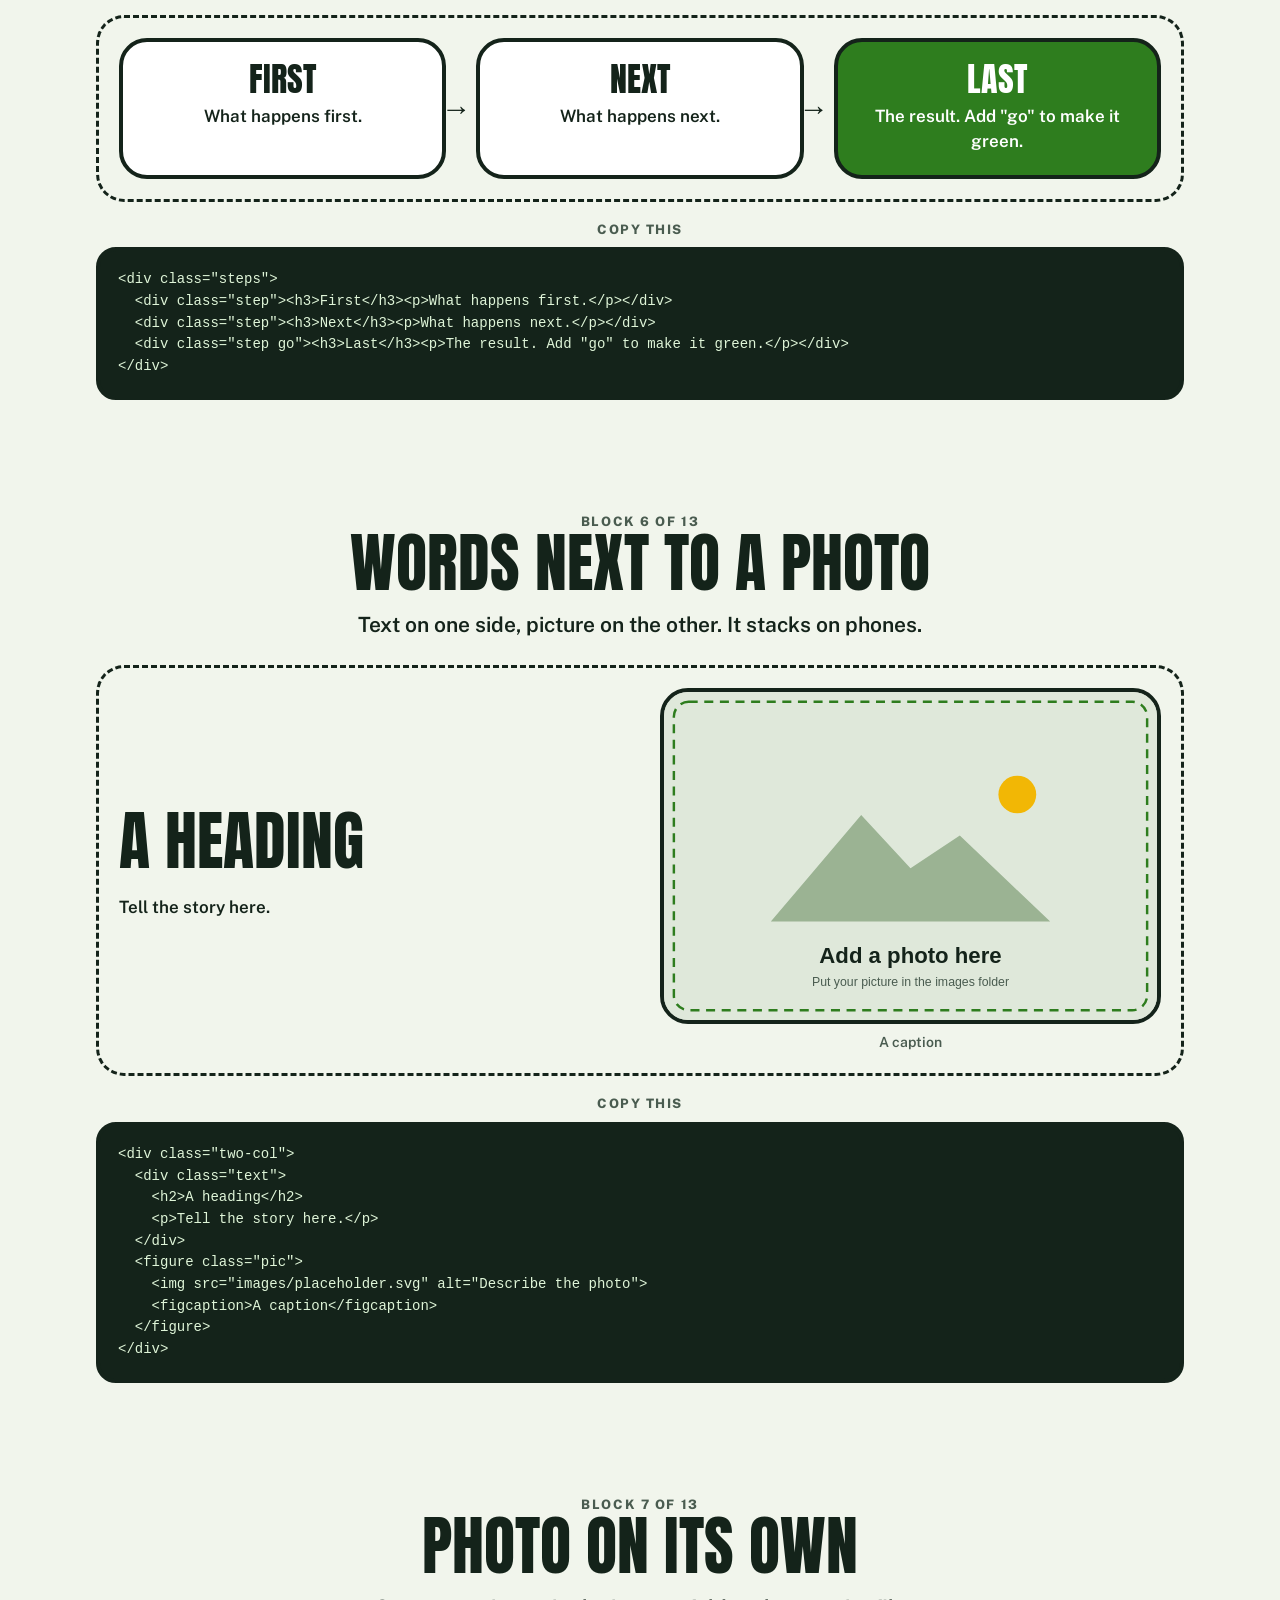
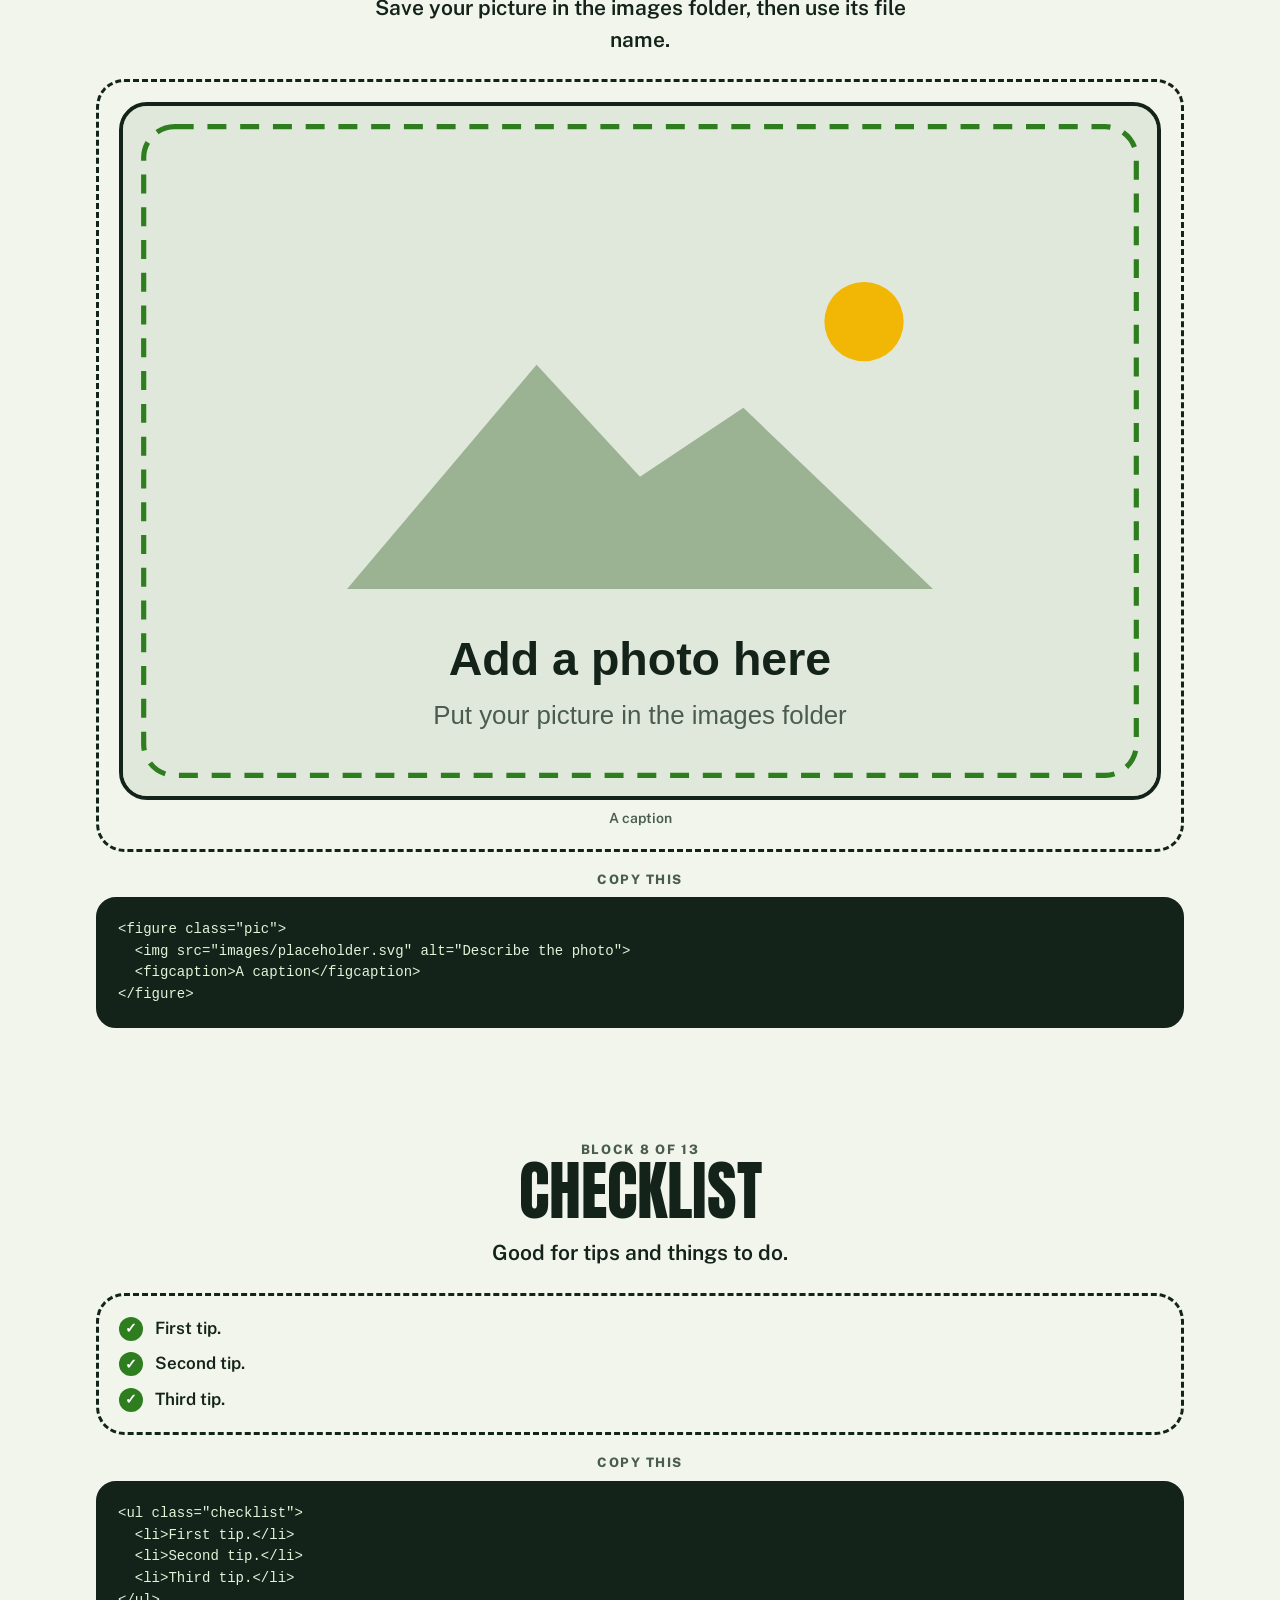
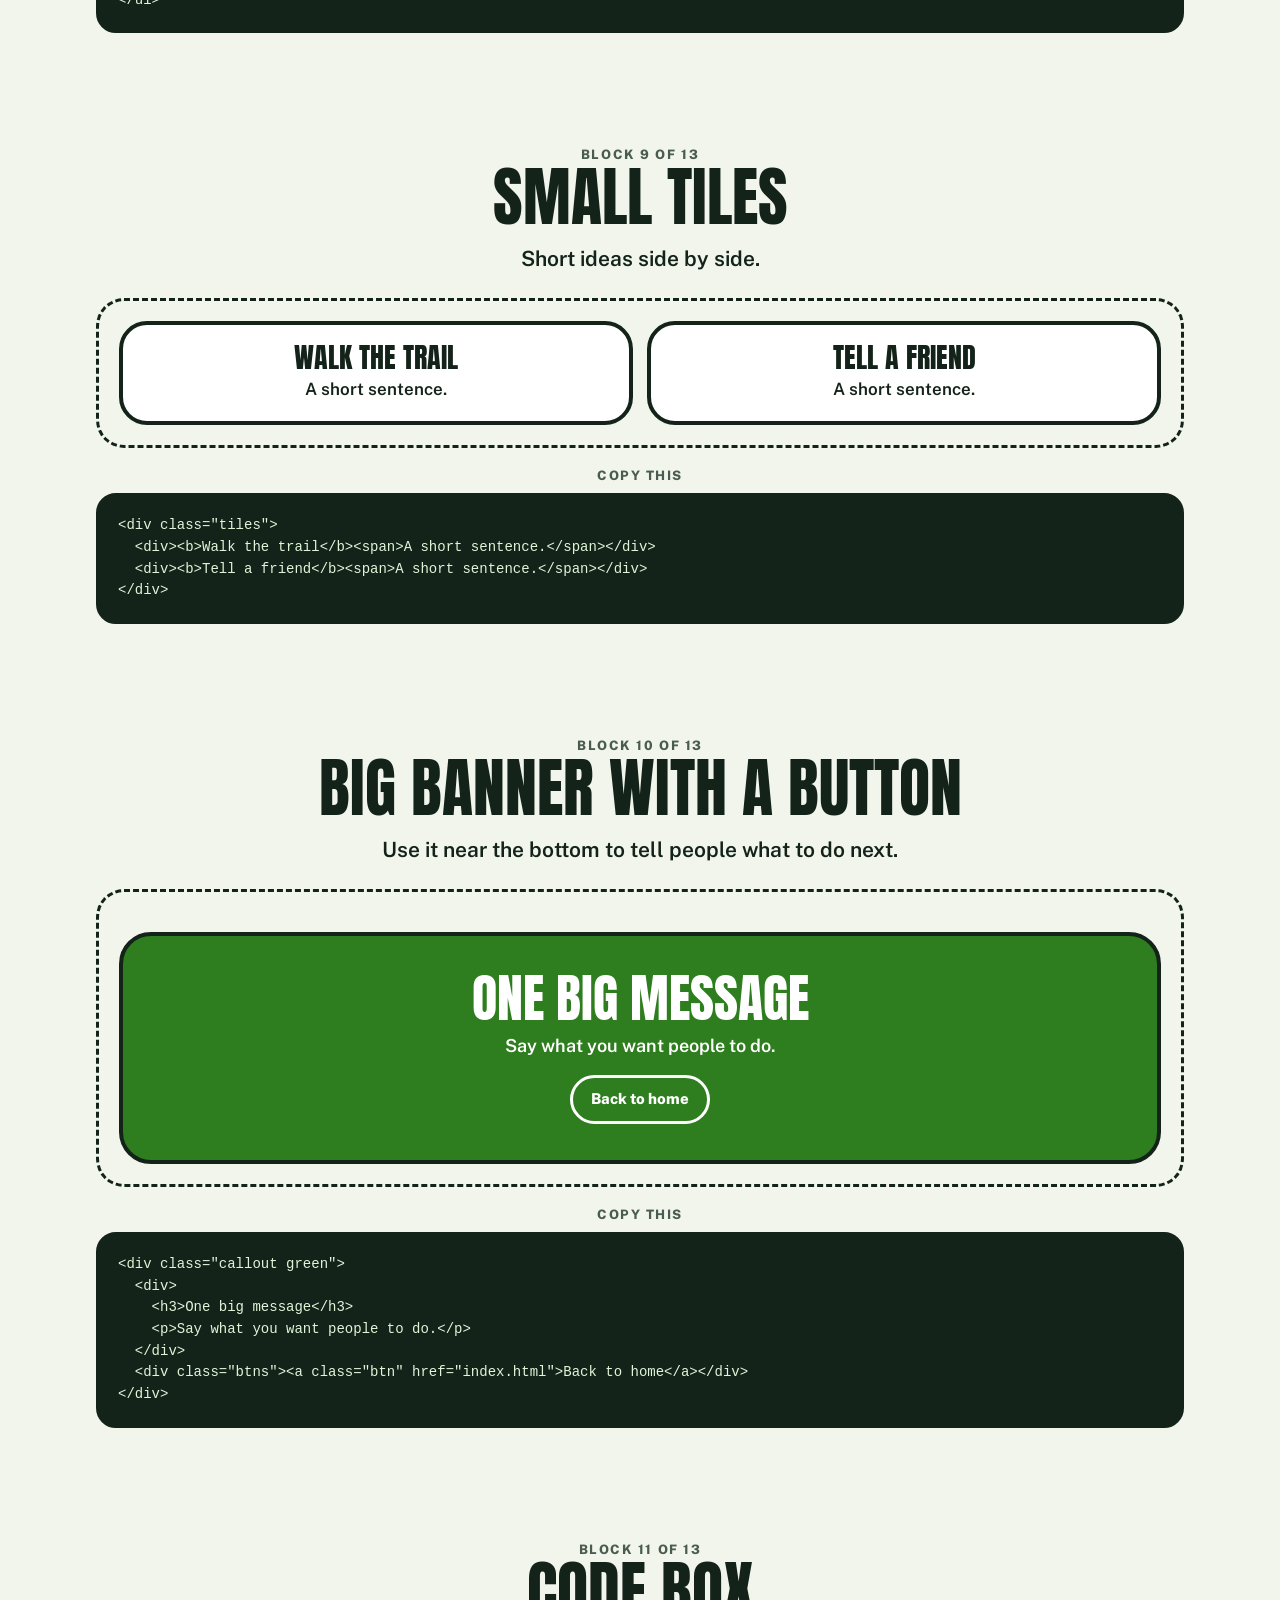
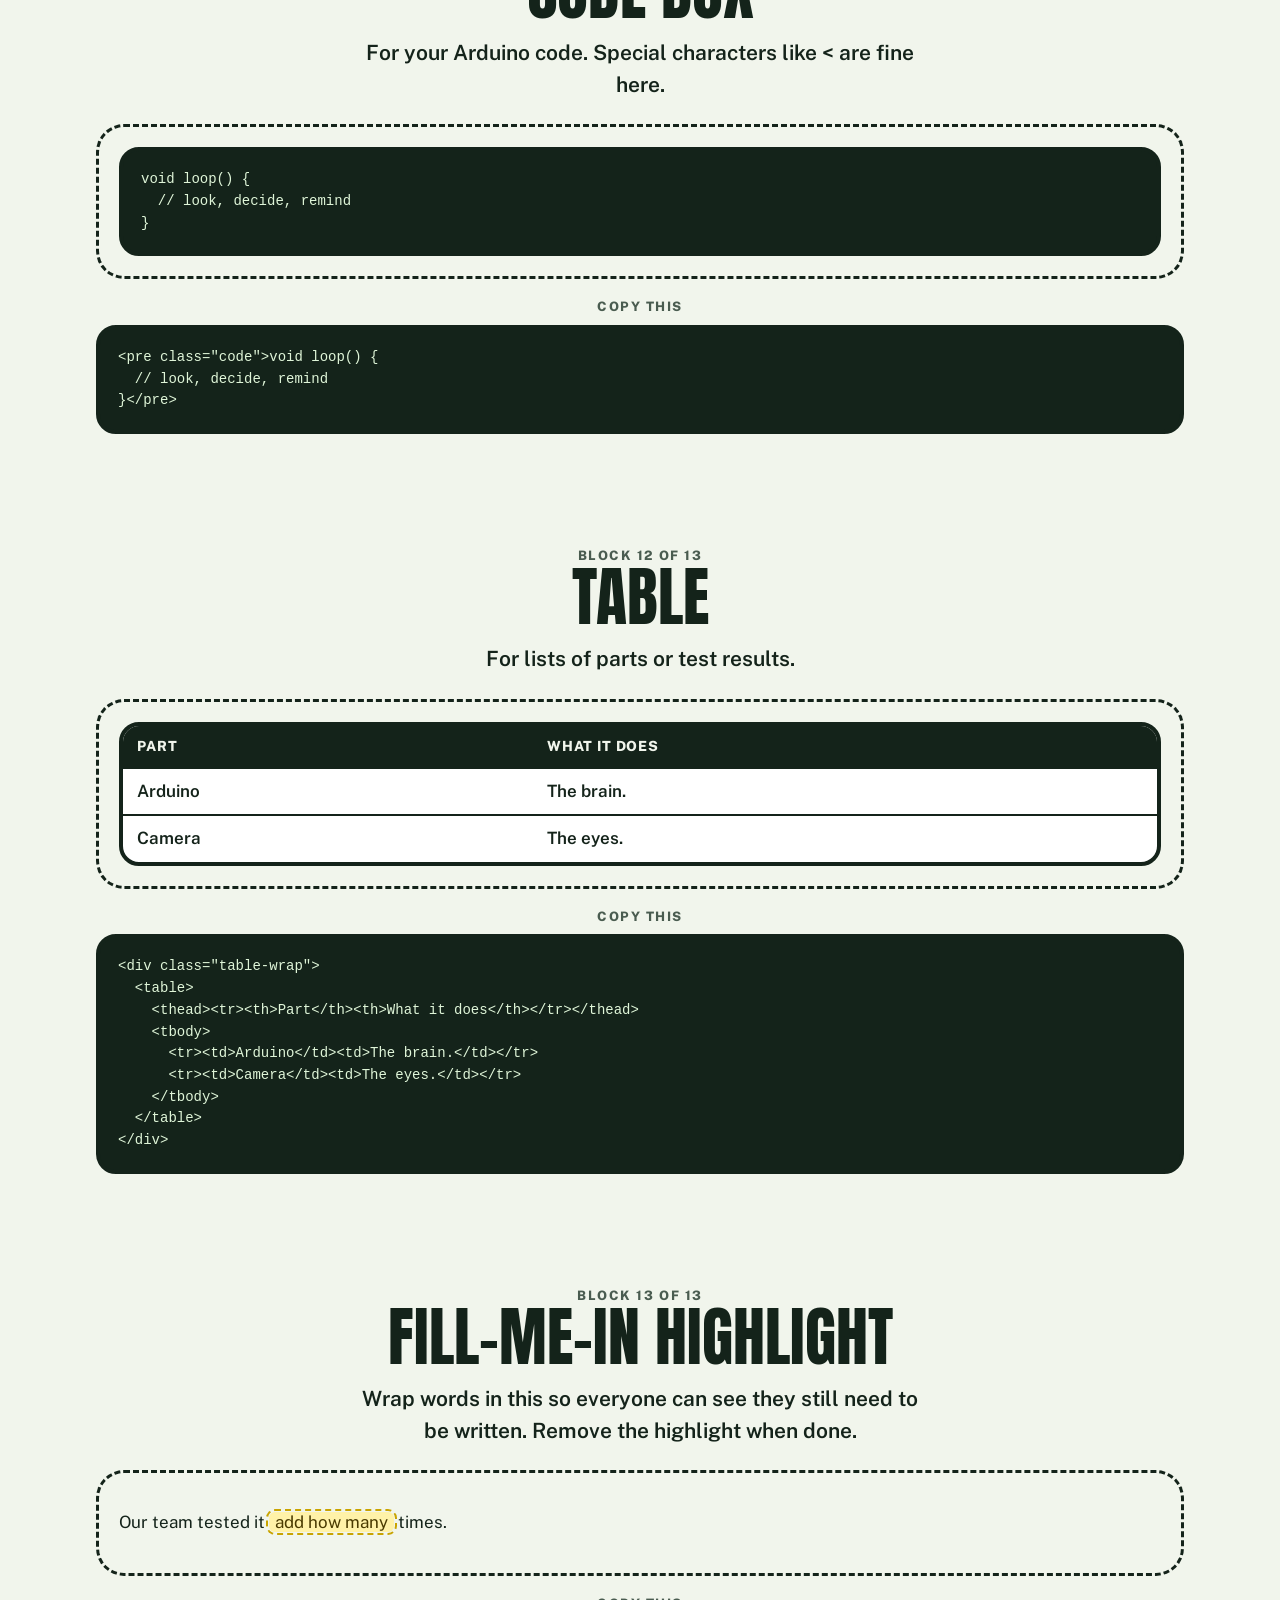
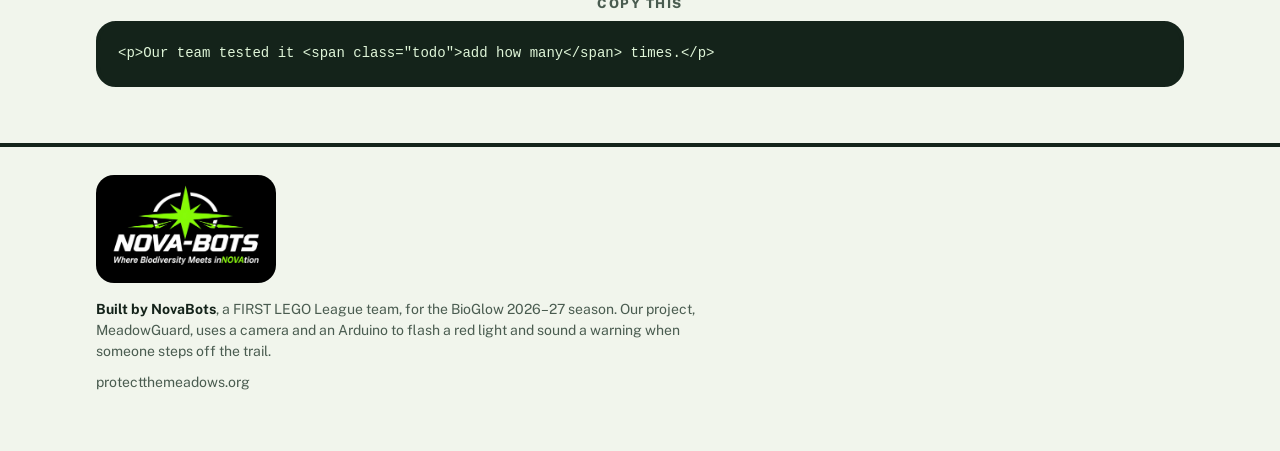
<file: styleguide.html>
<!doctype html>
<html lang="en">
<head>
<meta charset="utf-8">
<meta name="viewport" content="width=device-width, initial-scale=1, viewport-fit=cover">
<meta name="description" content="Copy-and-paste blocks for building new pages.">
<meta name="robots" content="noindex">
<title>Building Blocks | Protect The Meadows</title>
<link rel="icon" href="images/favicon.svg" type="image/svg+xml">
<link rel="preconnect" href="https://fonts.googleapis.com">
<link rel="preconnect" href="https://fonts.gstatic.com" crossorigin>
<link href="https://fonts.googleapis.com/css2?family=Anton&family=Public+Sans:wght@400;600;800&display=swap" rel="stylesheet">
<link rel="stylesheet" href="css/style.css">
<script src="js/site.js" defer></script>
</head>
<body>
<div id="site-header"></div>

<main>
<section class="wrap page-head">
  <div class="eyebrow">For the team</div>
  <h1>Building blocks</h1>
  <p class="lede">Find a block you like. Copy the code under it. Paste it into your page.</p>
</section>

<section class="wrap">
  <div class="eyebrow">Block 1 of 13</div>
  <h2>Page title</h2>
  <p class="sub">Put this at the top of every page.</p>
  <div class="demo"><section class="wrap page-head">
  <div class="eyebrow">Small label</div>
  <h1>Your page title</h1>
  <p class="lede">One or two short sentences.</p>
</section></div>
  <p class="eyebrow" style="margin:18px 0 8px">Copy this</p>
  <pre class="code">&lt;section class=&quot;wrap page-head&quot;&gt;
  &lt;div class=&quot;eyebrow&quot;&gt;Small label&lt;/div&gt;
  &lt;h1&gt;Your page title&lt;/h1&gt;
  &lt;p class=&quot;lede&quot;&gt;One or two short sentences.&lt;/p&gt;
&lt;/section&gt;</pre>
</section>
<section class="wrap">
  <div class="eyebrow">Block 2 of 13</div>
  <h2>Section title</h2>
  <p class="sub">A big heading for each part of the page.</p>
  <div class="demo"><h2>A section title</h2></div>
  <p class="eyebrow" style="margin:18px 0 8px">Copy this</p>
  <pre class="code">&lt;h2&gt;A section title&lt;/h2&gt;</pre>
</section>
<section class="wrap">
  <div class="eyebrow">Block 3 of 13</div>
  <h2>Three cards</h2>
  <p class="sub">Cards line up by themselves. Use two, three, four or more.</p>
  <div class="demo"><div class="cards">
  <div class="card"><h3>Card one</h3><p>A short sentence.</p></div>
  <div class="card"><h3>Card two</h3><p>A short sentence.</p></div>
  <div class="card orange"><h3>Colored card</h3><p>Add "green" or "orange" for color.</p></div>
</div></div>
  <p class="eyebrow" style="margin:18px 0 8px">Copy this</p>
  <pre class="code">&lt;div class=&quot;cards&quot;&gt;
  &lt;div class=&quot;card&quot;&gt;&lt;h3&gt;Card one&lt;/h3&gt;&lt;p&gt;A short sentence.&lt;/p&gt;&lt;/div&gt;
  &lt;div class=&quot;card&quot;&gt;&lt;h3&gt;Card two&lt;/h3&gt;&lt;p&gt;A short sentence.&lt;/p&gt;&lt;/div&gt;
  &lt;div class=&quot;card orange&quot;&gt;&lt;h3&gt;Colored card&lt;/h3&gt;&lt;p&gt;Add &quot;green&quot; or &quot;orange&quot; for color.&lt;/p&gt;&lt;/div&gt;
&lt;/div&gt;</pre>
</section>
<section class="wrap">
  <div class="eyebrow">Block 4 of 13</div>
  <h2>Big number card</h2>
  <p class="sub">Great for a fact people should remember.</p>
  <div class="demo"><div class="cards">
  <div class="card"><div class="eyebrow">Close to home</div><div class="big">3% <small>left</small></div><p>Say what the number means.</p></div>
</div></div>
  <p class="eyebrow" style="margin:18px 0 8px">Copy this</p>
  <pre class="code">&lt;div class=&quot;cards&quot;&gt;
  &lt;div class=&quot;card&quot;&gt;&lt;div class=&quot;eyebrow&quot;&gt;Close to home&lt;/div&gt;&lt;div class=&quot;big&quot;&gt;3% &lt;small&gt;left&lt;/small&gt;&lt;/div&gt;&lt;p&gt;Say what the number means.&lt;/p&gt;&lt;/div&gt;
&lt;/div&gt;</pre>
</section>
<section class="wrap">
  <div class="eyebrow">Block 5 of 13</div>
  <h2>Steps with arrows</h2>
  <p class="sub">Shows how something works, in order.</p>
  <div class="demo"><div class="steps">
  <div class="step"><h3>First</h3><p>What happens first.</p></div>
  <div class="step"><h3>Next</h3><p>What happens next.</p></div>
  <div class="step go"><h3>Last</h3><p>The result. Add "go" to make it green.</p></div>
</div></div>
  <p class="eyebrow" style="margin:18px 0 8px">Copy this</p>
  <pre class="code">&lt;div class=&quot;steps&quot;&gt;
  &lt;div class=&quot;step&quot;&gt;&lt;h3&gt;First&lt;/h3&gt;&lt;p&gt;What happens first.&lt;/p&gt;&lt;/div&gt;
  &lt;div class=&quot;step&quot;&gt;&lt;h3&gt;Next&lt;/h3&gt;&lt;p&gt;What happens next.&lt;/p&gt;&lt;/div&gt;
  &lt;div class=&quot;step go&quot;&gt;&lt;h3&gt;Last&lt;/h3&gt;&lt;p&gt;The result. Add &quot;go&quot; to make it green.&lt;/p&gt;&lt;/div&gt;
&lt;/div&gt;</pre>
</section>
<section class="wrap">
  <div class="eyebrow">Block 6 of 13</div>
  <h2>Words next to a photo</h2>
  <p class="sub">Text on one side, picture on the other. It stacks on phones.</p>
  <div class="demo"><div class="two-col">
  <div class="text">
    <h2>A heading</h2>
    <p>Tell the story here.</p>
  </div>
  <figure class="pic">
    <img src="images/placeholder.svg" alt="Describe the photo">
    <figcaption>A caption</figcaption>
  </figure>
</div></div>
  <p class="eyebrow" style="margin:18px 0 8px">Copy this</p>
  <pre class="code">&lt;div class=&quot;two-col&quot;&gt;
  &lt;div class=&quot;text&quot;&gt;
    &lt;h2&gt;A heading&lt;/h2&gt;
    &lt;p&gt;Tell the story here.&lt;/p&gt;
  &lt;/div&gt;
  &lt;figure class=&quot;pic&quot;&gt;
    &lt;img src=&quot;images/placeholder.svg&quot; alt=&quot;Describe the photo&quot;&gt;
    &lt;figcaption&gt;A caption&lt;/figcaption&gt;
  &lt;/figure&gt;
&lt;/div&gt;</pre>
</section>
<section class="wrap">
  <div class="eyebrow">Block 7 of 13</div>
  <h2>Photo on its own</h2>
  <p class="sub">Save your picture in the images folder, then use its file name.</p>
  <div class="demo"><figure class="pic">
  <img src="images/placeholder.svg" alt="Describe the photo">
  <figcaption>A caption</figcaption>
</figure></div>
  <p class="eyebrow" style="margin:18px 0 8px">Copy this</p>
  <pre class="code">&lt;figure class=&quot;pic&quot;&gt;
  &lt;img src=&quot;images/placeholder.svg&quot; alt=&quot;Describe the photo&quot;&gt;
  &lt;figcaption&gt;A caption&lt;/figcaption&gt;
&lt;/figure&gt;</pre>
</section>
<section class="wrap">
  <div class="eyebrow">Block 8 of 13</div>
  <h2>Checklist</h2>
  <p class="sub">Good for tips and things to do.</p>
  <div class="demo"><ul class="checklist">
  <li>First tip.</li>
  <li>Second tip.</li>
  <li>Third tip.</li>
</ul></div>
  <p class="eyebrow" style="margin:18px 0 8px">Copy this</p>
  <pre class="code">&lt;ul class=&quot;checklist&quot;&gt;
  &lt;li&gt;First tip.&lt;/li&gt;
  &lt;li&gt;Second tip.&lt;/li&gt;
  &lt;li&gt;Third tip.&lt;/li&gt;
&lt;/ul&gt;</pre>
</section>
<section class="wrap">
  <div class="eyebrow">Block 9 of 13</div>
  <h2>Small tiles</h2>
  <p class="sub">Short ideas side by side.</p>
  <div class="demo"><div class="tiles">
  <div><b>Walk the trail</b><span>A short sentence.</span></div>
  <div><b>Tell a friend</b><span>A short sentence.</span></div>
</div></div>
  <p class="eyebrow" style="margin:18px 0 8px">Copy this</p>
  <pre class="code">&lt;div class=&quot;tiles&quot;&gt;
  &lt;div&gt;&lt;b&gt;Walk the trail&lt;/b&gt;&lt;span&gt;A short sentence.&lt;/span&gt;&lt;/div&gt;
  &lt;div&gt;&lt;b&gt;Tell a friend&lt;/b&gt;&lt;span&gt;A short sentence.&lt;/span&gt;&lt;/div&gt;
&lt;/div&gt;</pre>
</section>
<section class="wrap">
  <div class="eyebrow">Block 10 of 13</div>
  <h2>Big banner with a button</h2>
  <p class="sub">Use it near the bottom to tell people what to do next.</p>
  <div class="demo"><div class="callout green">
  <div>
    <h3>One big message</h3>
    <p>Say what you want people to do.</p>
  </div>
  <div class="btns"><a class="btn" href="index.html">Back to home</a></div>
</div></div>
  <p class="eyebrow" style="margin:18px 0 8px">Copy this</p>
  <pre class="code">&lt;div class=&quot;callout green&quot;&gt;
  &lt;div&gt;
    &lt;h3&gt;One big message&lt;/h3&gt;
    &lt;p&gt;Say what you want people to do.&lt;/p&gt;
  &lt;/div&gt;
  &lt;div class=&quot;btns&quot;&gt;&lt;a class=&quot;btn&quot; href=&quot;index.html&quot;&gt;Back to home&lt;/a&gt;&lt;/div&gt;
&lt;/div&gt;</pre>
</section>
<section class="wrap">
  <div class="eyebrow">Block 11 of 13</div>
  <h2>Code box</h2>
  <p class="sub">For your Arduino code. Special characters like &lt; are fine here.</p>
  <div class="demo"><pre class="code">void loop() {
  // look, decide, remind
}</pre></div>
  <p class="eyebrow" style="margin:18px 0 8px">Copy this</p>
  <pre class="code">&lt;pre class=&quot;code&quot;&gt;void loop() {
  // look, decide, remind
}&lt;/pre&gt;</pre>
</section>
<section class="wrap">
  <div class="eyebrow">Block 12 of 13</div>
  <h2>Table</h2>
  <p class="sub">For lists of parts or test results.</p>
  <div class="demo"><div class="table-wrap">
  <table>
    <thead><tr><th>Part</th><th>What it does</th></tr></thead>
    <tbody>
      <tr><td>Arduino</td><td>The brain.</td></tr>
      <tr><td>Camera</td><td>The eyes.</td></tr>
    </tbody>
  </table>
</div></div>
  <p class="eyebrow" style="margin:18px 0 8px">Copy this</p>
  <pre class="code">&lt;div class=&quot;table-wrap&quot;&gt;
  &lt;table&gt;
    &lt;thead&gt;&lt;tr&gt;&lt;th&gt;Part&lt;/th&gt;&lt;th&gt;What it does&lt;/th&gt;&lt;/tr&gt;&lt;/thead&gt;
    &lt;tbody&gt;
      &lt;tr&gt;&lt;td&gt;Arduino&lt;/td&gt;&lt;td&gt;The brain.&lt;/td&gt;&lt;/tr&gt;
      &lt;tr&gt;&lt;td&gt;Camera&lt;/td&gt;&lt;td&gt;The eyes.&lt;/td&gt;&lt;/tr&gt;
    &lt;/tbody&gt;
  &lt;/table&gt;
&lt;/div&gt;</pre>
</section>
<section class="wrap">
  <div class="eyebrow">Block 13 of 13</div>
  <h2>Fill-me-in highlight</h2>
  <p class="sub">Wrap words in this so everyone can see they still need to be written. Remove the highlight when done.</p>
  <div class="demo"><p>Our team tested it <span class="todo">add how many</span> times.</p></div>
  <p class="eyebrow" style="margin:18px 0 8px">Copy this</p>
  <pre class="code">&lt;p&gt;Our team tested it &lt;span class=&quot;todo&quot;&gt;add how many&lt;/span&gt; times.&lt;/p&gt;</pre>
</section>

</main>

<div id="site-footer"></div>
</body>
</html>
</file>
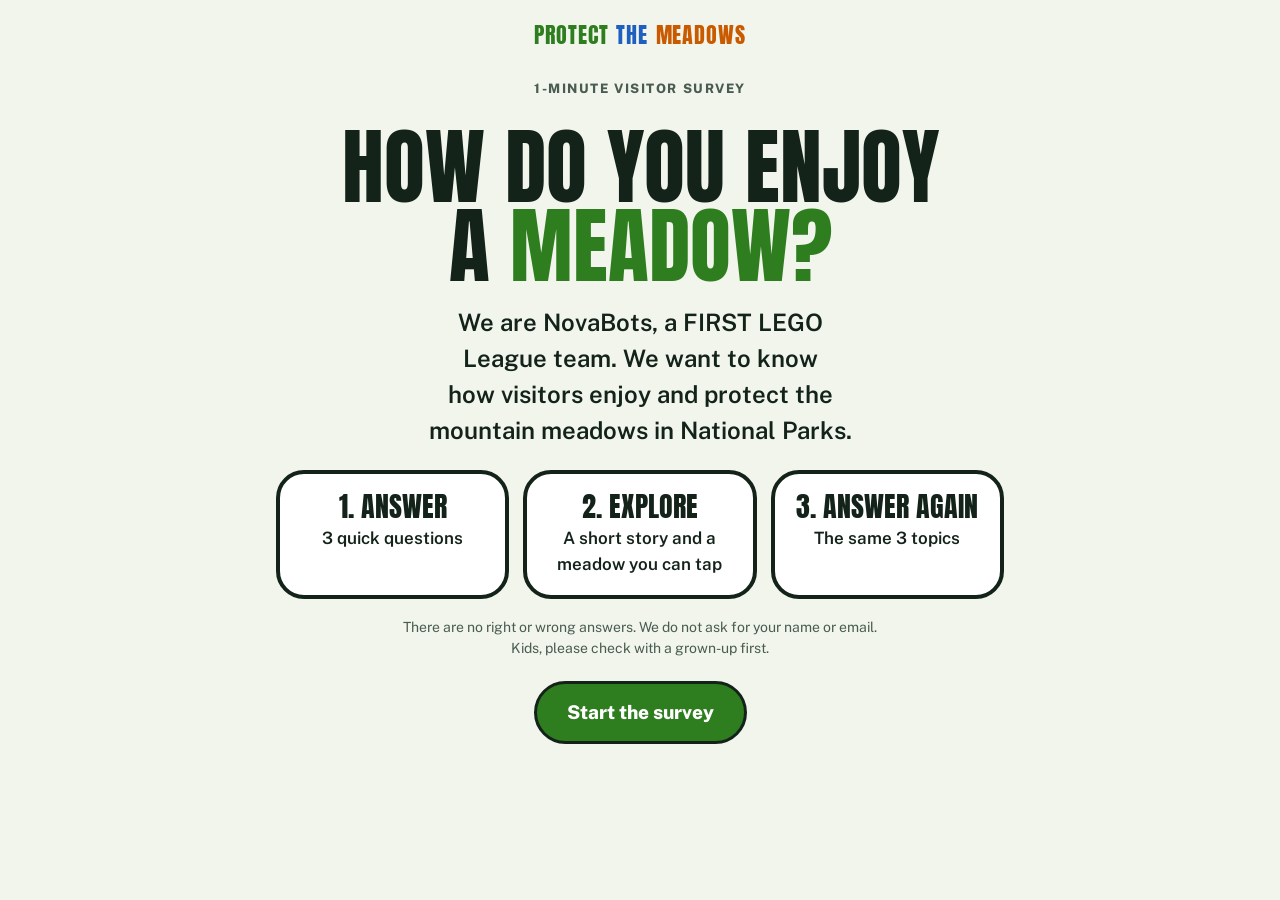
<file: survey.html>
<!doctype html>
<html lang="en">
<head>
<meta charset="utf-8">
<meta name="viewport" content="width=device-width, initial-scale=1, viewport-fit=cover">
<meta name="description" content="A 1-minute visitor survey about enjoying and protecting National Park meadows.">
<meta property="og:title" content="1-minute meadow survey">
<meta property="og:description" content="Answer 3 questions, explore a meadow, then answer them again.">
<meta property="og:type" content="website">
<title>Visitor Survey | Protect The Meadows</title>
<link rel="icon" href="images/favicon.svg" type="image/svg+xml">
<link rel="preconnect" href="https://fonts.googleapis.com">
<link rel="preconnect" href="https://fonts.gstatic.com" crossorigin>
<link href="https://fonts.googleapis.com/css2?family=Anton&family=Public+Sans:wght@400;600;800&display=swap" rel="stylesheet">
<link rel="stylesheet" href="css/style.css">
<link rel="stylesheet" href="css/landing.css">
<link rel="stylesheet" href="css/survey.css?v=21">
<script src="js/survey-config.js?v=2" defer></script>
<script src="js/survey.js?v=2" defer></script>
<script src="js/photo-meadow.js?v=6" defer></script>
</head>
<body>
<!-- No menu on this page on purpose: visitors should answer the first questions before they read anything else. -->
<header class="wrap survey-head">
  <span class="brand"><span class="c-green">Protect</span><span class="c-blue">The</span><span class="c-orange">Meadows</span></span>
</header>

<main class="wrap survey">
  <p class="practice" id="practice" hidden>Practice mode: answers are not being saved yet.</p>
  <ol class="progress" id="progress" hidden aria-label="Survey progress">
    <li>Your view</li><li>Explore</li><li>Your view again</li>
  </ol>
  <noscript><p class="practice">This survey needs JavaScript. Please turn it on and reload the page.</p></noscript>

  <!-- 1. Welcome -->
  <section data-step="welcome">
    <div class="eyebrow">1-minute visitor survey</div>
    <h1 tabindex="-1">How do you enjoy a <span class="c-green">meadow?</span></h1>
    <p class="lede">We are NovaBots, a FIRST LEGO League team. We want to know how visitors enjoy and protect the mountain meadows in National Parks.</p>
    <div class="tiles">
      <div><b>1. Answer</b><span>3 quick questions</span></div>
      <div><b>2. Explore</b><span>A short story and a meadow you can tap</span></div>
      <div><b>3. Answer again</b><span>The same 3 topics</span></div>
    </div>
    <p class="fine">There are no right or wrong answers. We do not ask for your name or email. Kids, please check with a grown-up first.</p>
    <div class="btns"><button class="good big-btn" type="button" id="start">Start the survey</button></div>
  </section>

  <!-- 2. Before -->
  <section data-step="before" hidden>
    <h2 tabindex="-1">Your view</h2>
    <p class="sub">Pick the answer that feels most true for you.</p>
    <form id="form-before" novalidate>
      <div class="questions"></div>
      <p class="warn-text" role="alert" hidden>Please answer all 3 questions to continue.</p>
      <div class="btns"><button class="good big-btn" type="submit">Next: explore the meadow</button></div>
    </form>
  </section>

  <!-- 3. Learn -->
  <section data-step="learn" hidden>
    <h2 tabindex="-1">Meet the mountain meadow</h2>
    <p class="sub">Tap the meadow to take a step. Try the trail, too.</p>
    <div class="scene">
      <canvas id="meadow" role="img" aria-label="A photo of a wildflower meadow below Mount Rainier with a dirt trail through it. Tapping off the trail flattens the flowers."></canvas>
      <div class="hint" id="hint">Tap the meadow to step.</div>
      <div class="fallback" id="meadow-fallback">Loading the meadow. You can keep reading below.</div>
    </div>
    <div class="bar">
      <div class="statbox">
        <button class="good corner left" id="ontrail" type="button">Stay on the trail</button>
        <button class="corner right" id="reset" type="button">Reset</button>
        <div class="status" id="status" aria-live="polite">
          <span class="count"><span id="n">0</span> plants crushed</span>
          <small id="msg" data-off="Your one step &lt;mark&gt;off-trail&lt;/mark&gt; can take the ecosystem &lt;mark&gt;decades&lt;/mark&gt; to heal."></small>
        </div>
        <button class="good big-btn" type="button" id="to-after">Click to answer the last 3 questions</button>
      </div>
    </div>
    <p class="motto">Enjoy the flowers from the trail.</p>
    <p class="fine">Sources: <a href="https://www.fox13seattle.com/news/mt-rainier-trails-viral-post" target="_blank" rel="noopener">FOX 13 Seattle</a>, <a href="https://king5.com/article/news/local/mount-rainier-national-park-reports-damaged-meadows-perseid-meteor-viewers/281-2f2ec6df-8293-4f9f-9963-8d230f55584f" target="_blank" rel="noopener">KING 5</a> and <a href="https://www.nps.gov/mora/planyourvisit/meadow-preservation.htm" target="_blank" rel="noopener">NPS Mount Rainier</a>. Links open in a new tab.</p>
  </section>

  <!-- 4. After -->
  <section data-step="after" hidden>
    <h2 tabindex="-1">Your view again</h2>
    <p class="sub">Now that you have explored the meadow, how do you feel? It is fine if nothing changed.</p>
    <form id="form-after" novalidate>
      <div class="questions"></div>
      <p class="warn-text" role="alert" hidden>Please answer all 3 questions to finish.</p>
      <div class="btns"><button class="good big-btn" type="submit">Finish</button></div>
    </form>
  </section>

  <!-- 5. Thank you -->
  <section data-step="done" hidden>
    <h2 tabindex="-1">Thank you!</h2>
    <p class="sub" id="save-state" aria-live="polite"></p>
    <div class="btns"><button class="warn" type="button" id="retry" hidden>Try sending again</button></div>
    <div id="results"></div>
    <div class="callout green">
      <div>
        <h3>Want to see our idea?</h3>
        <p>MeadowGuard is our smart warning sign that helps visitors stay on the trail.</p>
      </div>
      <div class="btns"><a class="btn" href="meadowguard.html">See MeadowGuard</a><a class="btn" href="index.html">Visit our website</a></div>
    </div>
    <div class="btns again">
      <button type="button" id="share-survey">Copy the survey link</button>
      <button type="button" id="again">Someone else's turn</button>
    </div>
  </section>
</main>
</body>
</html>
</file>
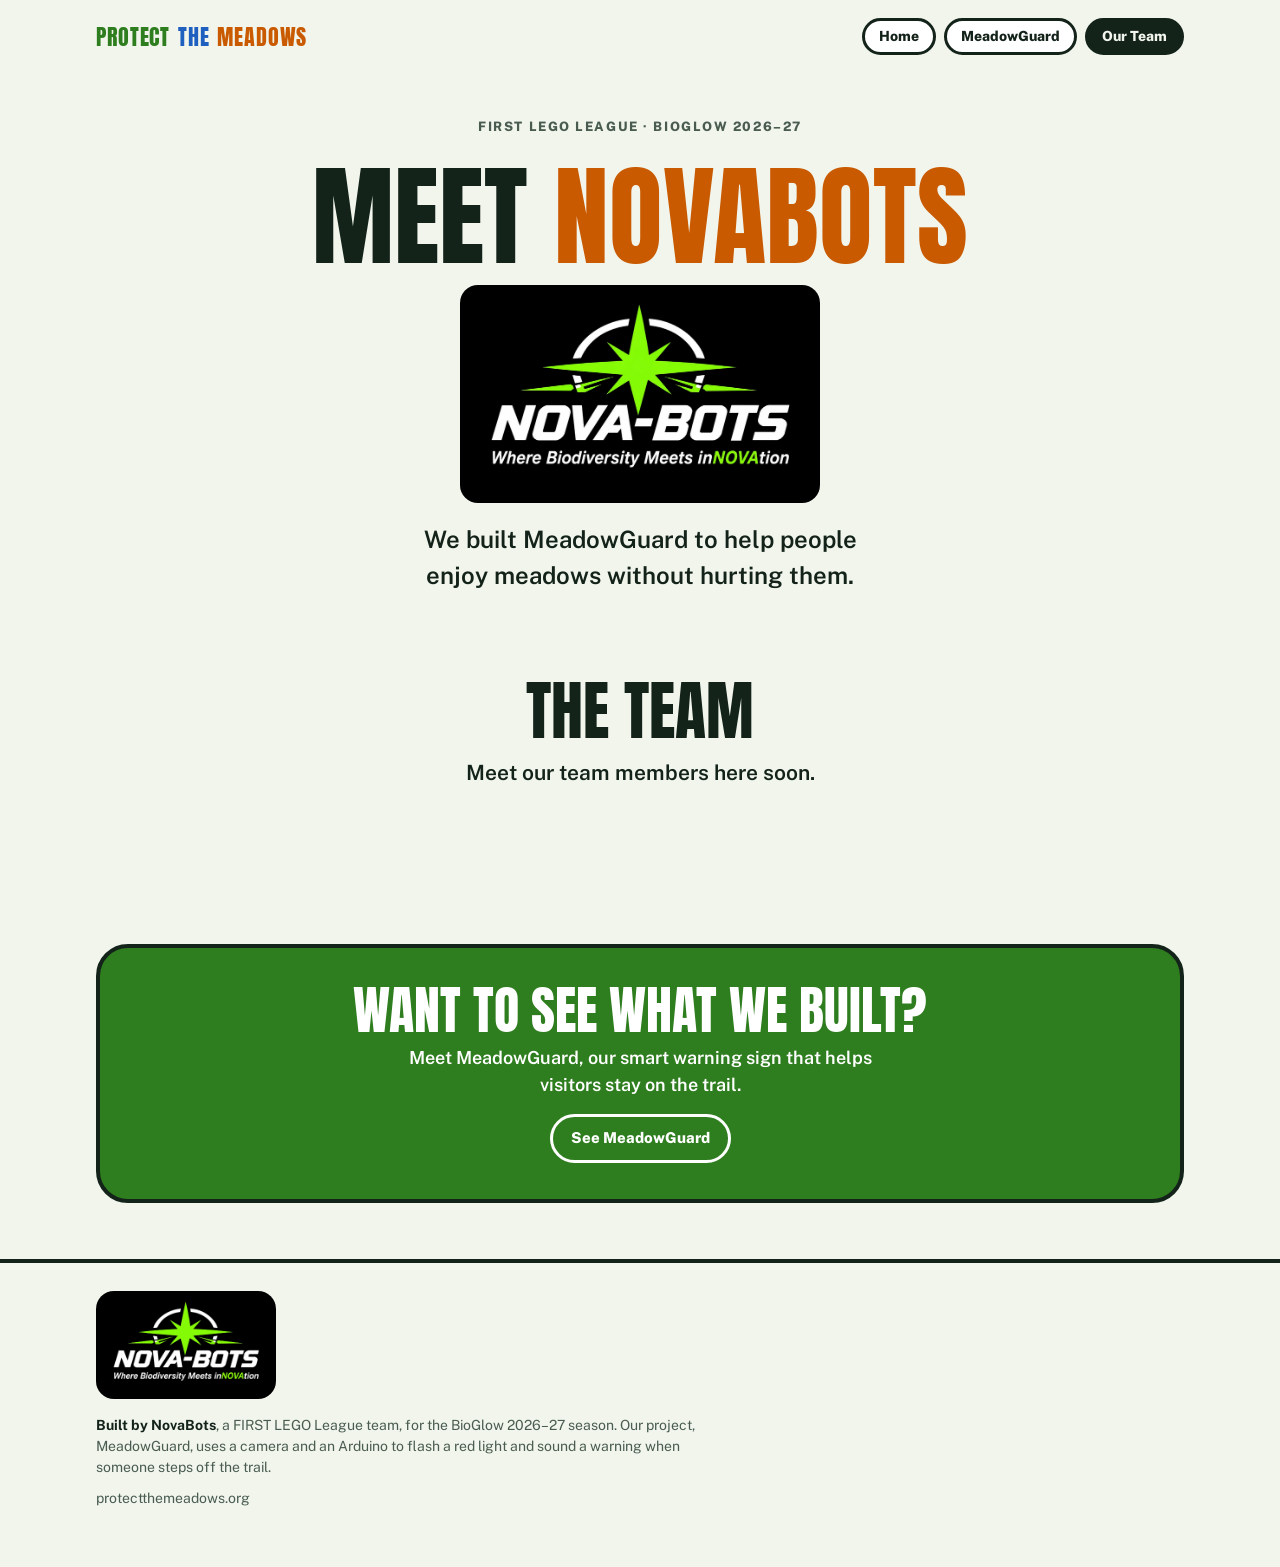
<file: team.html>
<!doctype html>
<html lang="en">
<head>
<meta charset="utf-8">
<meta name="viewport" content="width=device-width, initial-scale=1, viewport-fit=cover">
<meta name="description" content="Meet NovaBots, the FIRST LEGO League team behind MeadowGuard.">
<title>Our Team | Protect The Meadows</title>
<link rel="icon" href="images/favicon.svg" type="image/svg+xml">
<link rel="preconnect" href="https://fonts.googleapis.com">
<link rel="preconnect" href="https://fonts.gstatic.com" crossorigin>
<link href="https://fonts.googleapis.com/css2?family=Anton&family=Public+Sans:wght@400;600;800&display=swap" rel="stylesheet">
<link rel="stylesheet" href="css/style.css">
<script src="js/site.js" defer></script>
</head>
<body>
<div id="site-header"></div>

<main>
<section class="wrap page-head">
  <div class="eyebrow">FIRST LEGO League · BioGlow 2026–27</div>
  <h1>Meet <span class="c-orange">NovaBots</span></h1>
  <img class="team-logo" src="images/novabots-logo.png?v=2" alt="NovaBots team logo: Where Biodiversity Meets inNOVAtion" width="360" height="210">
  <p class="lede">We built MeadowGuard to help people enjoy meadows without hurting them.</p>
</section>

<section class="wrap">
  <h2>The team</h2>
  <p class="sub">Meet our team members here soon.</p>
</section>

<section class="wrap">
  <div class="callout green">
    <div>
      <h3>Want to see what we built?</h3>
      <p>Meet MeadowGuard, our smart warning sign that helps visitors stay on the trail.</p>
    </div>
    <div class="btns"><a class="btn" href="meadowguard.html">See MeadowGuard</a></div>
  </div>
</section>

</main>

<div id="site-footer"></div>
</body>
</html>
</file>
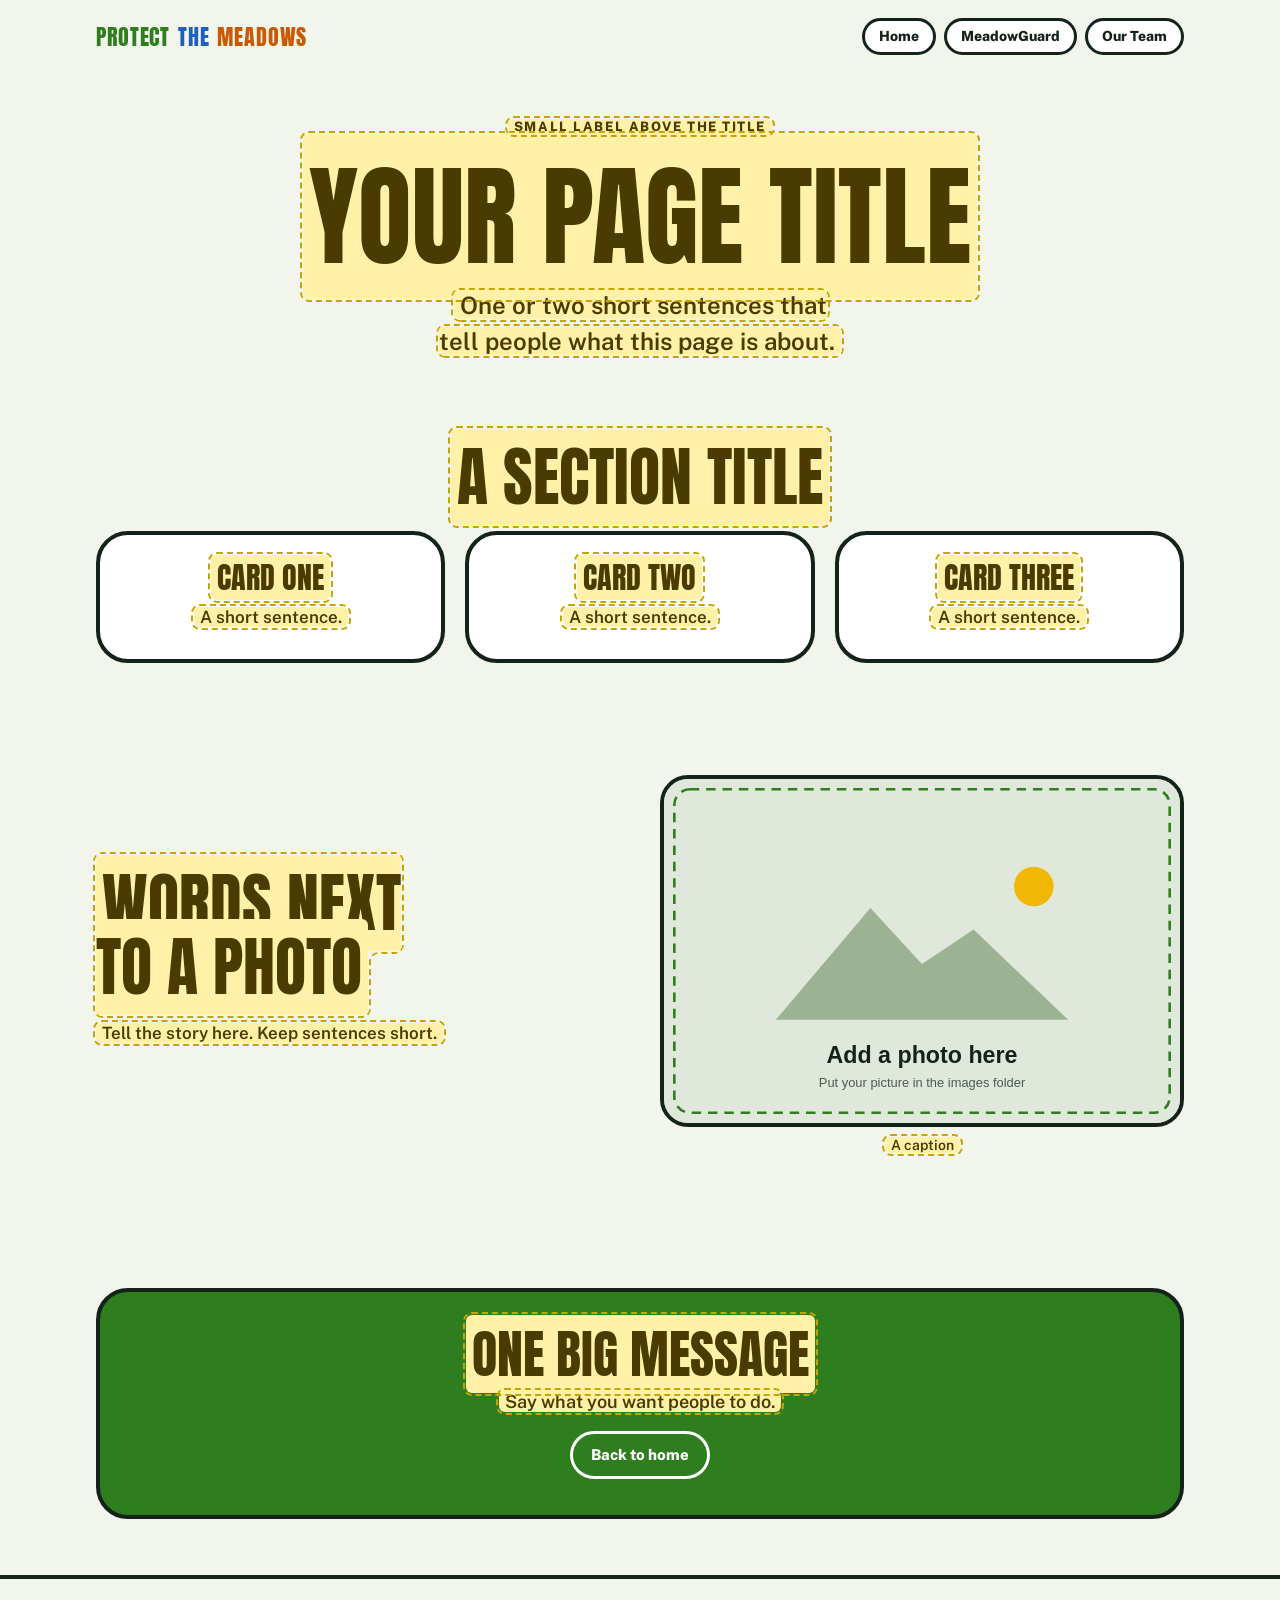
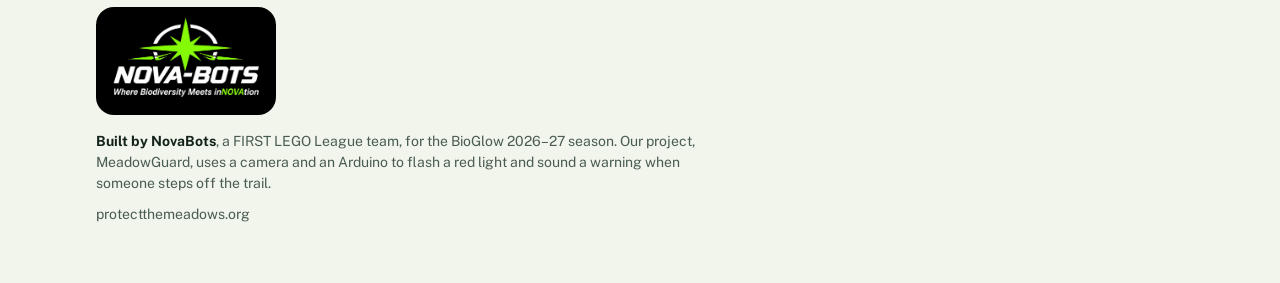
<file: template.html>
<!doctype html>
<html lang="en">
<head>
<meta charset="utf-8">
<meta name="viewport" content="width=device-width, initial-scale=1, viewport-fit=cover">
<meta name="description" content="TODO One sentence about this page.">
<title>TODO Page name | Protect The Meadows</title>
<link rel="icon" href="images/favicon.svg" type="image/svg+xml">
<link rel="preconnect" href="https://fonts.googleapis.com">
<link rel="preconnect" href="https://fonts.gstatic.com" crossorigin>
<link href="https://fonts.googleapis.com/css2?family=Anton&family=Public+Sans:wght@400;600;800&display=swap" rel="stylesheet">
<link rel="stylesheet" href="css/style.css">
<script src="js/site.js" defer></script>
</head>
<body>
<div id="site-header"></div>

<main>
<!-- HOW TO USE THIS FILE
     1. Copy it and give the copy a new name, like research.html (no spaces, all small letters).
     2. Change the <title> up above. That is the name on the browser tab.
     3. Replace every yellow <span class="todo">TODO</span> with your own words.
     4. Add your page to the menu in js/site.js.
     Need more blocks? Open styleguide.html and copy the ones you like. -->

<section class="wrap page-head">
  <div class="eyebrow"><span class="todo">Small label above the title</span></div>
  <h1><span class="todo">Your page title</span></h1>
  <p class="lede"><span class="todo">One or two short sentences that tell people what this page is about.</span></p>
</section>

<section class="wrap">
  <h2><span class="todo">A section title</span></h2>
  <div class="cards">
    <div class="card"><h3><span class="todo">Card one</span></h3><p><span class="todo">A short sentence.</span></p></div>
    <div class="card"><h3><span class="todo">Card two</span></h3><p><span class="todo">A short sentence.</span></p></div>
    <div class="card"><h3><span class="todo">Card three</span></h3><p><span class="todo">A short sentence.</span></p></div>
  </div>
</section>

<section class="wrap">
  <div class="two-col">
    <div class="text">
      <h2><span class="todo">Words next to a photo</span></h2>
      <p><span class="todo">Tell the story here. Keep sentences short.</span></p>
    </div>
    <figure class="pic">
      <img src="images/placeholder.svg" alt="TODO: Describe the photo for people who cannot see it">
      <figcaption><span class="todo">A caption</span></figcaption>
    </figure>
  </div>
</section>

<section class="wrap">
  <div class="callout green">
    <div>
      <h3><span class="todo">One big message</span></h3>
      <p><span class="todo">Say what you want people to do.</span></p>
    </div>
    <div class="btns"><a class="btn" href="index.html">Back to home</a></div>
  </div>
</section>

</main>

<div id="site-footer"></div>
</body>
</html>
</file>
<file: css/style.css>
/* ==========================================================
   NovaBots site styles. Every page uses this file.
   TIP: you almost never need to edit this file.
   Open styleguide.html in your browser to see every building block.
   To change a color for the WHOLE site, change it in the first block below.
   ========================================================== */

:root{
  /* page */
  --bg:#f1f5ec; --surface:#ffffff; --ink:#14231a; --muted:#4a5c50; --line:#14231a;
  /* the three colors from our sign */
  --green:#2e7d1e; --blue:#1f5fbf; --orange:#c95a00;
  --orange-bg:#e06a00; --on-orange:#ffffff; --good-bg:#2e7d1e; --on-good:#ffffff;
  /* meadow drawing colors (used by the landing page) */
  --sky1:#bfdcef; --sky2:#eaf6fb; --mount:#8da3b8; --snowcap:#ffffff; --hill:#9cc08a; --meadow:#69a352; --meadow2:#3f7a35;
  --trail:#d2bf96; --trail-edge:#a8946a; --dead:#8b7555; --foot:#33291e;
  --fl-purple:#7a3fb0; --fl-red:#d9402b; --fl-yellow:#f2b705; --fl-white:#ffffff;
  --snowcell:#dbe7f1; --cell-off:#d4ddd0;
  /* code boxes and TODO highlights */
  --code-bg:#14231a; --code-ink:#dff5d8; --todo-bg:#fff2a8; --todo-ink:#4a3b00; --todo-line:#c9a400;
  /* fonts */
  --font-display:'Anton','Impact','Arial Narrow',sans-serif;
  --font-body:'Public Sans','Segoe UI',Arial,sans-serif;
  --font-code:ui-monospace,'Cascadia Code',Consolas,Menlo,monospace;
}
/* Dark mode: the same names with night-time colors. */
@media (prefers-color-scheme: dark){:root:not([data-theme="light"]){
  --bg:#0e1812; --surface:#16231b; --ink:#eaf3ea; --muted:#a3b8a8; --line:#cfe2d2;
  --green:#7fd35f; --blue:#7bacff; --orange:#ff9a4a; --on-orange:#101010; --good-bg:#7fd35f; --on-good:#0e1812;
  --sky1:#13233a; --sky2:#244260; --mount:#3c5672; --snowcap:#c9dbe8; --hill:#2d5a3a; --meadow:#2f6a3a; --meadow2:#1c4527;
  --trail:#7a6847; --trail-edge:#53452e; --foot:#0a0e0b; --snowcell:#2a3c4d; --cell-off:#26372c;
  --code-bg:#0a120d; --todo-bg:#4a3f10; --todo-ink:#ffe680; color-scheme:dark}}
:root[data-theme="dark"]{
  --bg:#0e1812; --surface:#16231b; --ink:#eaf3ea; --muted:#a3b8a8; --line:#cfe2d2;
  --green:#7fd35f; --blue:#7bacff; --orange:#ff9a4a; --on-orange:#101010; --good-bg:#7fd35f; --on-good:#0e1812;
  --sky1:#13233a; --sky2:#244260; --mount:#3c5672; --snowcap:#c9dbe8; --hill:#2d5a3a; --meadow:#2f6a3a; --meadow2:#1c4527;
  --trail:#7a6847; --trail-edge:#53452e; --foot:#0a0e0b; --snowcell:#2a3c4d; --cell-off:#26372c;
  --code-bg:#0a120d; --todo-bg:#4a3f10; --todo-ink:#ffe680; color-scheme:dark}

/* ---------- basics ---------- */
*{box-sizing:border-box}
body{background:var(--bg);color:var(--ink);font-family:var(--font-body);font-size:17px;line-height:1.5;margin:0}
a{color:inherit}
img{max-width:100%}
:focus-visible{outline:3px solid var(--blue);outline-offset:3px}
.wrap{width:100%;max-width:1120px;margin:0 auto;padding-left:max(16px,env(safe-area-inset-left,0px));padding-right:max(16px,env(safe-area-inset-right,0px))}
section{padding-block:clamp(28px,5vw,56px)}
.c-green{color:var(--green)}.c-blue{color:var(--blue)}.c-orange{color:var(--orange)}

/* ---------- headings and text ---------- */
h1{font-family:var(--font-display);font-weight:400;text-transform:uppercase;line-height:.95;text-align:center;margin:clamp(16px,3vw,28px) 0 0;font-size:clamp(46px,10vw,110px);text-wrap:balance}
h1.hero-xl{font-size:clamp(60px,14.5vw,168px);line-height:.92}
h1.hero-xl span{display:block}
h2{font-family:var(--font-display);font-weight:400;text-transform:uppercase;text-align:center;font-size:clamp(36px,6vw,64px);line-height:1;margin:0 0 22px;text-wrap:balance}
h3{font-family:var(--font-display);font-weight:400;text-transform:uppercase;font-size:30px;line-height:1;margin:0}
.eyebrow{font-weight:800;font-size:13px;letter-spacing:.12em;text-transform:uppercase;color:var(--muted);text-align:center}
.lede{font-size:clamp(18px,2.4vw,24px);font-weight:600;max-width:36ch;margin:18px auto 22px;text-align:center;text-wrap:balance}
.sub{text-align:center;font-weight:600;font-size:clamp(17px,2.2vw,21px);max-width:44ch;margin:-8px auto 24px}
.page-head{padding-bottom:8px}
.big{font-family:var(--font-display);font-size:clamp(48px,8vw,96px);line-height:.95;text-transform:uppercase;overflow-wrap:anywhere}
.big small{font-size:.38em;letter-spacing:.02em;margin-left:.15em}
.cap{margin:0;max-width:52ch;font-weight:600}
.src{font-size:13px;color:var(--muted);margin:auto 0 0}
.src a{text-decoration-thickness:1px;text-underline-offset:3px}
.rule{margin:18px 0 0;font-size:14px;color:var(--muted);max-width:70ch}
.legend{display:flex;flex-wrap:wrap;justify-content:center;gap:6px 18px;font-size:14px;font-weight:600}
.legend b{display:inline-block;width:14px;height:14px;border-radius:4px;border:2px solid var(--line);vertical-align:-2px;margin-right:6px}

/* ---------- header and footer (built by js/site.js) ---------- */
.site-header{display:flex;flex-wrap:wrap;align-items:center;justify-content:space-between;gap:12px 24px;padding-top:18px;padding-bottom:6px}
.brand{font-family:var(--font-display);text-transform:uppercase;letter-spacing:.04em;font-size:22px;display:flex;gap:.35em;text-decoration:none}
.site-nav{display:flex;flex-wrap:wrap;gap:8px}
.site-nav a{border:3px solid var(--line);border-radius:999px;padding:5px 14px;font-weight:800;font-size:14px;text-decoration:none;background:var(--surface)}
.site-nav a[aria-current="page"]{background:var(--ink);color:var(--bg)}
@media (max-width:560px){.site-header{justify-content:center}.site-nav{justify-content:center}}
.site-footer{border-top:4px solid var(--line);padding-block:28px 48px;font-size:14px;color:var(--muted)}
.site-footer p{margin:0 0 10px;max-width:70ch}
.site-footer strong{color:var(--ink)}
/* NovaBots logo has white lettering, so it always sits on a dark panel */
.team-logo,.footer-logo{display:block;height:auto;max-width:100%;background:#000;border-radius:18px}
.team-logo{margin:16px auto;padding:18px 24px}
.footer-logo{margin:0 0 16px;padding:10px 14px}
.sources ol{margin:0 auto;padding-left:20px;display:grid;gap:4px;max-width:70ch;font-size:15px}

/* ---------- buttons ---------- */
.btns{display:flex;flex-wrap:wrap;justify-content:center;gap:10px}
button,.btn{font:inherit;font-weight:800;font-size:15px;cursor:pointer;background:var(--surface);color:var(--ink);border:3px solid var(--line);border-radius:999px;padding:10px 18px;text-decoration:none;display:inline-block}
button.good,.btn.good{background:var(--good-bg);color:var(--on-good)}
button.warn,.btn.warn{background:var(--orange-bg);color:var(--on-orange)}
button:hover,.btn:hover{transform:translateY(-1px)}

/* ---------- BUILDING BLOCK: cards ---------- */
.cards{display:grid;grid-template-columns:repeat(auto-fit,minmax(min(100%,290px),1fr));gap:20px}
.cards.two{grid-template-columns:repeat(2,minmax(0,1fr))}
@media (max-width:720px){.cards.two{grid-template-columns:minmax(0,1fr)}}
.card{border:4px solid var(--line);border-radius:32px;background:var(--surface);padding:clamp(18px,3vw,28px);min-width:0;display:flex;flex-direction:column;gap:12px;align-items:center;text-align:center}
.card p{margin:0;font-weight:600}
.card.wide{grid-column:1/-1}
.card.left{align-items:flex-start;text-align:left}
.card.green{background:var(--good-bg);color:var(--on-good)}
.card.orange{background:var(--orange-bg);color:var(--on-orange)}
.card .year,.card .hund{width:100%}

/* ---------- BUILDING BLOCK: steps with arrows ---------- */
.steps{display:grid;grid-template-columns:repeat(auto-fit,minmax(min(100%,230px),1fr));gap:26px 30px}
.step{position:relative;border:4px solid var(--line);border-radius:28px;padding:20px;background:var(--surface);display:flex;flex-direction:column;gap:8px;align-items:center;text-align:center}
.step svg{width:64px;height:64px;fill:none;stroke:currentColor;stroke-width:4;stroke-linecap:round;stroke-linejoin:round}
.step h3{font-size:34px}
.step p{margin:0;font-weight:600}
.step.go{background:var(--good-bg);color:var(--on-good)}
@media (min-width:830px){.step:not(:last-child)::after{content:"\2192";position:absolute;right:-29px;top:50%;transform:translateY(-50%);font-size:30px;font-weight:800;color:var(--ink)}}

/* ---------- BUILDING BLOCK: small tiles ---------- */
.tiles{display:grid;grid-template-columns:repeat(auto-fit,minmax(min(100%,240px),1fr));gap:14px}
.tiles div{border:4px solid var(--line);border-radius:28px;padding:18px;background:var(--surface);display:flex;flex-direction:column;gap:6px;align-items:center;text-align:center}
.tiles b{font-family:var(--font-display);font-weight:400;text-transform:uppercase;font-size:28px;line-height:1}
.tiles span{font-weight:600}

/* ---------- BUILDING BLOCK: big colored banner ---------- */
.callout{margin-top:20px;border:4px solid var(--line);border-radius:32px;background:var(--surface);padding:clamp(20px,4vw,36px);display:flex;flex-direction:column;gap:16px;align-items:center;text-align:center}
.callout h3{font-size:clamp(30px,5vw,52px)}
.callout p{margin:8px auto 0;font-size:18px;font-weight:600;max-width:46ch}
.callout.green{background:var(--good-bg);color:var(--on-good)}
.callout.orange{background:var(--orange-bg);color:var(--on-orange)}
.callout.green button,.callout.green .btn{border-color:var(--on-good);background:transparent;color:var(--on-good)}
.callout.orange button,.callout.orange .btn{border-color:var(--on-orange);background:transparent;color:var(--on-orange)}
.callout button.done{background:var(--on-good);color:var(--good-bg)}

/* ---------- BUILDING BLOCK: photo, text next to photo, checklist ---------- */
figure.pic{margin:0;display:flex;flex-direction:column;gap:8px;min-width:0}
.pic img{display:block;width:100%;height:auto;border:4px solid var(--line);border-radius:28px;background:var(--cell-off)}
.pic.tall img{max-width:320px;margin:0 auto}
.pic.gap{margin-top:24px}
.pic figcaption{font-size:14px;font-weight:600;color:var(--muted);text-align:center}
.two-col{display:grid;grid-template-columns:repeat(2,minmax(0,1fr));gap:clamp(20px,4vw,40px);align-items:center}
@media (max-width:760px){.two-col{grid-template-columns:minmax(0,1fr)}}
.two-col .text h2,.two-col .text h3{text-align:left}
.two-col .text p{margin:0 0 12px;font-weight:600}
.checklist,.tips{display:grid;gap:10px;margin:0;padding:0;list-style:none}
.checklist li,.tips li{display:flex;gap:12px;align-items:flex-start;font-weight:600;text-align:left}
.checklist li::before,.tips li::before{content:"\2713";flex:none;width:24px;height:24px;border-radius:50%;background:var(--good-bg);color:var(--on-good);display:grid;place-items:center;font-size:14px;font-weight:800;margin-top:1px}

/* ---------- BUILDING BLOCK: team member ---------- */
.member img{width:132px;height:132px;border-radius:50%;object-fit:cover;border:4px solid var(--line);background:var(--cell-off)}
.member h3{font-size:28px}
.member .role{font-weight:800;color:var(--muted);font-size:14px;letter-spacing:.08em;text-transform:uppercase}

/* ---------- BUILDING BLOCK: code and tables ---------- */
pre.code{margin:0;background:var(--code-bg);color:var(--code-ink);border:4px solid var(--line);border-radius:20px;padding:18px;overflow-x:auto;font:14px/1.55 var(--font-code);text-align:left;tab-size:2}
.table-wrap{overflow-x:auto;border:4px solid var(--line);border-radius:20px;background:var(--surface)}
table{border-collapse:collapse;width:100%;min-width:480px;text-align:left}
th,td{padding:10px 14px;border-bottom:2px solid var(--line);font-weight:600;vertical-align:top}
th{background:var(--ink);color:var(--bg);font-weight:800;font-size:14px;letter-spacing:.06em;text-transform:uppercase}
tr:last-child td{border-bottom:0}

/* ---------- TODO: yellow = "fill me in" ---------- */
.todo{background:var(--todo-bg);color:var(--todo-ink);outline:2px dashed var(--todo-line);outline-offset:1px;border-radius:6px;padding:0 6px}
.todo-badge{position:fixed;right:max(12px,env(safe-area-inset-right,0px));bottom:calc(12px + env(safe-area-inset-bottom,0px));background:var(--todo-bg);color:var(--todo-ink);border:3px solid var(--todo-line);border-radius:999px;padding:8px 14px;font-weight:800;font-size:14px;z-index:20}

@media (prefers-reduced-motion:reduce){button:hover,.btn:hover{transform:none}}
@media (max-width:520px){.btns button,.btns .btn{flex:1 1 auto;text-align:center}}

/* styleguide.html: the dashed box around each example */
.demo{border:3px dashed var(--line);border-radius:28px;padding:20px;background:var(--bg)}
.demo section{padding-block:8px}

/* tables fit on phones */
@media (max-width:560px){table{min-width:0;font-size:14px}th,td{padding:8px;overflow-wrap:break-word}}

/* ---------- MeadowGuard page layout ---------- */
.wrap.mid{max-width:960px}
.mg section{padding-block:clamp(22px,3.5vw,38px)}
.mg-hero{display:grid;grid-template-columns:minmax(0,1fr) auto;gap:clamp(24px,5vw,56px);align-items:center}
.mg-hero h1{margin:8px 0 0;text-align:left;font-size:clamp(46px,8vw,88px)}
.mg-hero .eyebrow,.mg-hero .lede{text-align:left}
.mg-hero .lede{margin:16px 0 22px;max-width:28ch}
.mg-hero .pic.tall img{width:auto;height:min(640px,80vh);max-width:100%}
@media (max-width:700px){
  .mg-hero{grid-template-columns:minmax(0,1fr);justify-items:center}
  .mg-hero h1,.mg-hero .eyebrow,.mg-hero .lede{text-align:center}
  .mg-hero .lede{margin-inline:auto}
  .mg-hero .checklist{width:fit-content;max-width:100%;margin-inline:auto}
  .mg-hero .pic.tall img{height:520px}
}
</file>
<file: css/landing.css>
/* ==========================================================
   Styles that ONLY the home page (index.html) uses:
   the meadow you can step on, the photo drawings and the number pictures.
   New pages do not need this file.
   ========================================================== */

.scene{position:relative;border:4px solid var(--line);border-radius:32px;overflow:hidden;background:var(--sky2);touch-action:manipulation}
#meadow{display:block;width:100%;cursor:crosshair}
.fallback{position:absolute;inset:0;z-index:1;display:grid;place-items:center;padding:24px;text-align:center;font-weight:800;background:var(--sky2);color:var(--ink)}
.hint{z-index:2;position:absolute;left:16px;top:14px;background:var(--surface);color:var(--ink);border:3px solid var(--line);border-radius:999px;padding:6px 14px;font-weight:800;font-size:14px;letter-spacing:.02em;pointer-events:none}
.bar{display:flex;flex-wrap:wrap;align-items:center;justify-content:center;text-align:center;gap:12px 20px;margin-top:16px}
.status{font-family:var(--font-display);font-size:clamp(26px,4vw,40px);text-transform:uppercase;letter-spacing:.02em;line-height:1;min-width:0}
.status small{display:block;font-family:var(--font-body);font-size:16px;font-weight:600;color:var(--muted);text-transform:none;letter-spacing:0;margin-top:6px}
.status.good{color:var(--green)}

/* picture of a year: 9 snowy months, 3 bloom months */
.year{display:grid;grid-template-columns:repeat(12,1fr);gap:4px}
.year i{display:block;height:46px;border-radius:8px;background:var(--snowcell);border:2px solid var(--line)}
.year i.go{background:var(--meadow);position:relative}
.year i.go::after{content:"";position:absolute;left:50%;bottom:6px;width:10px;height:10px;border-radius:50%;background:var(--fl-yellow);transform:translateX(-50%);box-shadow:-9px 4px 0 -1px var(--fl-red),9px 4px 0 -1px var(--fl-purple)}
/* 100 squares and the dots */
.hund{display:grid;grid-template-columns:repeat(10,1fr);gap:4px;max-width:340px}
.hund i{aspect-ratio:1;border-radius:6px;background:var(--cell-off)}
.hund i.on{background:var(--green);outline:3px solid var(--line);outline-offset:-1px}
.dots{display:flex;flex-wrap:wrap;justify-content:center;gap:8px;max-width:340px}
.dots i{width:36px;height:36px;border-radius:50%;border:3px solid var(--line)}
.dots .bf{background:var(--orange-bg)}.dots .bd{background:var(--blue)}.dots .ma{background:var(--fl-purple)}.dots .re{background:var(--green)}

/* "Your selfie is evidence" section */
.photo{border:4px solid var(--line);border-radius:36px;background:var(--surface);padding:clamp(20px,4vw,40px);display:grid;grid-template-columns:minmax(0,1fr);gap:clamp(20px,4vw,40px);align-items:center;justify-items:center}
/* heading, then the two big photos, then the tips */
.phead{order:-2}.shots{order:-1;width:100%;max-width:780px}
.phead{grid-column:1/-1;text-align:center;display:grid;justify-items:center}
.photo h2{font-size:clamp(52px,10vw,128px);margin:8px 0 16px}
.photo .lead{font-size:clamp(18px,2.2vw,22px);font-weight:600;margin:0 auto 18px;max-width:34ch}
.tips-h{font-weight:800;font-size:13px;letter-spacing:.12em;text-transform:uppercase;color:var(--muted);margin:0 0 10px;text-align:center}
.shots{display:grid;grid-template-columns:repeat(2,minmax(0,1fr));gap:14px}
.shot{margin:0;display:flex;flex-direction:column;gap:8px;min-width:0}
.shot .pane{position:relative;aspect-ratio:4/5;border:4px solid var(--line);border-radius:24px;overflow:hidden;background:var(--cell-off)}
.shot .pane canvas,.shot .pane svg{position:absolute;inset:0;display:block;width:100%;height:100%}
.shot figcaption{display:flex;flex-direction:column;font-weight:800;line-height:1.2}
.shot figcaption span{font-weight:600;font-size:14px;color:var(--muted)}
.shot.bad figcaption b{color:var(--orange)}
.shot.good figcaption b{color:var(--green)}
.proof{grid-column:1/-1;margin:0;font-size:14px;color:var(--muted);max-width:80ch}
.s-sky{fill:var(--sky2)}.s-mount{fill:var(--mount)}.s-cap{fill:var(--snowcap)}.s-ground{fill:var(--meadow)}.s-dead{fill:var(--dead)}.s-ink{fill:var(--ink)}
.s-trail{fill:var(--trail);stroke:var(--trail-edge);stroke-width:2}.s-arm{stroke:var(--ink);stroke-width:8;stroke-linecap:round;fill:none}
.s-stamp-bg{fill:var(--surface);stroke:var(--orange-bg);stroke-width:4}.s-stamp{font-family:var(--font-display);font-size:28px;letter-spacing:.06em;fill:var(--orange)}
.s-goodbg{fill:var(--good-bg)}.s-check{stroke:var(--on-good);stroke-width:4;fill:none;stroke-linecap:round;stroke-linejoin:round}
.s-wing{fill:var(--orange-bg)}.s-stem{stroke:var(--meadow2);stroke-width:2;fill:none}.s-frame{stroke:var(--surface);stroke-width:3;fill:none;stroke-linecap:round}
.fl-p{fill:var(--fl-purple)}.fl-r{fill:var(--fl-red)}.fl-w{fill:var(--fl-white)}.fl-y{fill:var(--fl-yellow)}

/* "What one shortcut starts" */
.chain{display:grid;grid-template-columns:repeat(auto-fit,minmax(min(100%,230px),1fr));gap:14px}
.link{border:4px solid var(--line);border-radius:28px;padding:18px;background:var(--surface);display:flex;flex-direction:column;gap:8px}
.link h3{font-size:30px}
.link p{margin:0;font-weight:600}
.link .tag{font-size:13px;color:var(--muted);margin-top:auto}
.link.end{background:var(--orange-bg);color:var(--on-orange)}
.link.end .tag{color:var(--on-orange);opacity:.9}

/* the survey button at the very top */
.survey-cta{display:flex;flex-direction:column;align-items:center;gap:6px;margin-top:14px;text-align:center}
.survey-cta .btn{font-size:19px;padding:12px 28px}
.survey-cta p{margin:0;font-size:14px;font-weight:600;color:var(--muted)}

/* how many meadow keepers so far */
.callout .keepers{font-family:var(--font-display);font-weight:400;font-size:clamp(24px,4vw,36px);line-height:1.2;letter-spacing:.02em;text-transform:uppercase}
.callout .keepers[hidden]{display:none}

/* phones: one big picture after the other */
@media (max-width:560px){.shots{grid-template-columns:minmax(0,1fr);max-width:340px}}
</file>
<file: css/survey.css>
/* Styles that ONLY survey.html uses. */
[hidden]{display:none!important}
.survey-head{max-width:760px;display:flex;justify-content:center;padding-top:18px}
.wrap.survey{max-width:760px;padding-bottom:48px}
.survey section{padding-block:clamp(18px,3vw,28px)}
.survey h1{font-size:clamp(44px,9vw,84px)}
.survey h1:focus,.survey h2:focus{outline:none}
.survey h3{text-align:center;margin-bottom:14px}
.survey .btns{margin-top:22px}
.survey .tiles{margin-top:8px;grid-template-columns:repeat(auto-fit,minmax(min(100%,200px),1fr))}
.fine{font-size:14px;color:var(--muted);text-align:center;max-width:56ch;margin:18px auto 0}
.big-btn{font-size:19px;padding:14px 30px}
.practice{margin:14px 0 0;border:3px dashed var(--todo-line);background:var(--todo-bg);color:var(--todo-ink);border-radius:16px;padding:10px 14px;font-weight:800;text-align:center;font-size:15px}

/* progress: three labelled bars */
.progress{display:grid;grid-template-columns:repeat(3,minmax(0,1fr));gap:8px;list-style:none;margin:18px 0 0;padding:0;counter-reset:s}
.progress li{counter-increment:s;border-top:8px solid var(--cell-off);border-radius:4px;padding-top:6px;font-size:13px;font-weight:800;text-align:center;color:var(--muted)}
.progress li::before{content:counter(s) ". "}
.progress li.now{border-color:var(--orange-bg);color:var(--ink)}
.progress li.done{border-color:var(--good-bg);color:var(--ink)}

/* one question */
.q{border:4px solid var(--line);border-radius:28px;background:var(--surface);padding:18px;margin:0 0 18px;min-width:0}
.q legend{float:left;width:100%;padding:0;margin-bottom:14px;font-weight:800;font-size:19px;line-height:1.35}
.q legend span{display:block;font-size:12px;letter-spacing:.12em;text-transform:uppercase;color:var(--muted);margin-bottom:4px}
.q legend + div{clear:both}
.q.missing{border-color:var(--orange-bg);box-shadow:0 0 0 4px var(--orange-bg)}
.scale{display:grid;grid-template-columns:repeat(5,minmax(0,1fr));gap:8px}
.scale label{position:relative;display:flex;cursor:pointer}
.scale input{position:absolute;opacity:0;width:1px;height:1px}
.scale span{flex:1;border:3px solid var(--line);border-radius:18px;font-weight:800;font-size:14px;line-height:1.2;text-align:center}
.scale span{display:flex;flex-direction:column;align-items:center;gap:4px;padding:10px 4px}
.scale b{font-family:var(--font-display);font-weight:400;font-size:30px;line-height:1}
.scale input:checked + span{background:var(--good-bg);color:var(--on-good);border-color:var(--good-bg)}
.scale input:focus-visible + span{outline:3px solid var(--blue);outline-offset:3px}
.warn-text{color:var(--orange);font-weight:800;text-align:center}

/* phones: keep all five answers in one row, just tighter */
@media (max-width:600px){
  .q{padding:14px 10px}
  .scale{gap:4px}
  .scale span{border-width:2px;border-radius:12px;padding:8px 1px;font-size:11px}
  .scale b{font-size:24px}
  .progress li{font-size:12px}
}

/* the box under the meadow: the plant count, the message and the Next button */
.survey .statbox{display:flex;flex-direction:column;gap:12px;width:100%;border:4px solid var(--line);border-radius:28px;background:var(--surface);box-shadow:0 5px 0 var(--line);padding:16px}
.survey .status{display:flex;flex-direction:column;gap:12px;color:var(--orange)}
.survey .status.good{color:var(--green)}
.survey .status small{margin:0;padding:0 8px;color:var(--ink);font-weight:600;font-size:21px;line-height:1.5;text-align:center;text-wrap:balance}
.survey .status.good small{color:var(--green)}
.survey .status small mark{background:none;color:var(--orange);font-weight:800;font-size:1.2em;text-transform:uppercase;white-space:nowrap}
.survey .status small:empty{display:none}
.survey .statbox .big-btn{align-self:center;width:100%;max-width:420px;text-wrap:balance}
@media (max-width:600px){.survey .statbox{padding:12px}.survey .status small{font-size:18px}.survey .statbox .big-btn{font-size:17px;padding-inline:12px}}

.motto{margin:14px 0 0;text-align:center;font-weight:800;color:var(--green)}

/* your two sets of answers */
#results{margin-top:20px}
#results .cards{grid-template-columns:repeat(auto-fit,minmax(min(100%,210px),1fr))}
.pair{display:flex;align-items:center;justify-content:center;gap:12px}
.pair div{display:flex;flex-direction:column;align-items:center}
.pair small{font-size:12px;letter-spacing:.1em;text-transform:uppercase;color:var(--muted);font-weight:800}
.pair strong{font-family:var(--font-display);font-weight:400;font-size:48px;line-height:1.1}
.pair em{font-style:normal;font-size:13px;font-weight:600}
.pair i{font-style:normal;font-size:26px}

/* the off-trail sentence stays on one line wherever it fits */
@media (min-width:760px){.survey .status small{white-space:nowrap;font-size:20px;padding-inline:0}}

/* Stay on the trail and Reset sit in the top corners of the box */
.survey .statbox{position:relative}
.survey .statbox .corner{position:absolute;top:14px;padding:7px 14px;font-size:14px}
.survey .statbox .corner.left{left:14px}
.survey .statbox .corner.right{right:14px}
@media (max-width:600px){.survey .statbox{padding-top:62px}.survey .statbox .corner{top:12px}.survey .statbox .corner.left{left:12px}.survey .statbox .corner.right{right:12px}}

/* a photo to the right of a question; it shows the light, camera and sign */
.q legend.with-pic{display:flex;align-items:center;gap:18px}
.q legend.with-pic .ask{flex:1;min-width:0;font-style:normal}
.q legend.with-pic img{flex:none;width:auto;height:190px;border:3px solid var(--line);border-radius:14px}
@media (max-width:600px){.q legend.with-pic{flex-direction:column;gap:12px}.q legend.with-pic img{height:200px}}

/* very narrow screens: keep the two corner buttons apart */
@media (max-width:340px){.survey .statbox .corner{font-size:12px;padding:6px 9px}}
</file>
